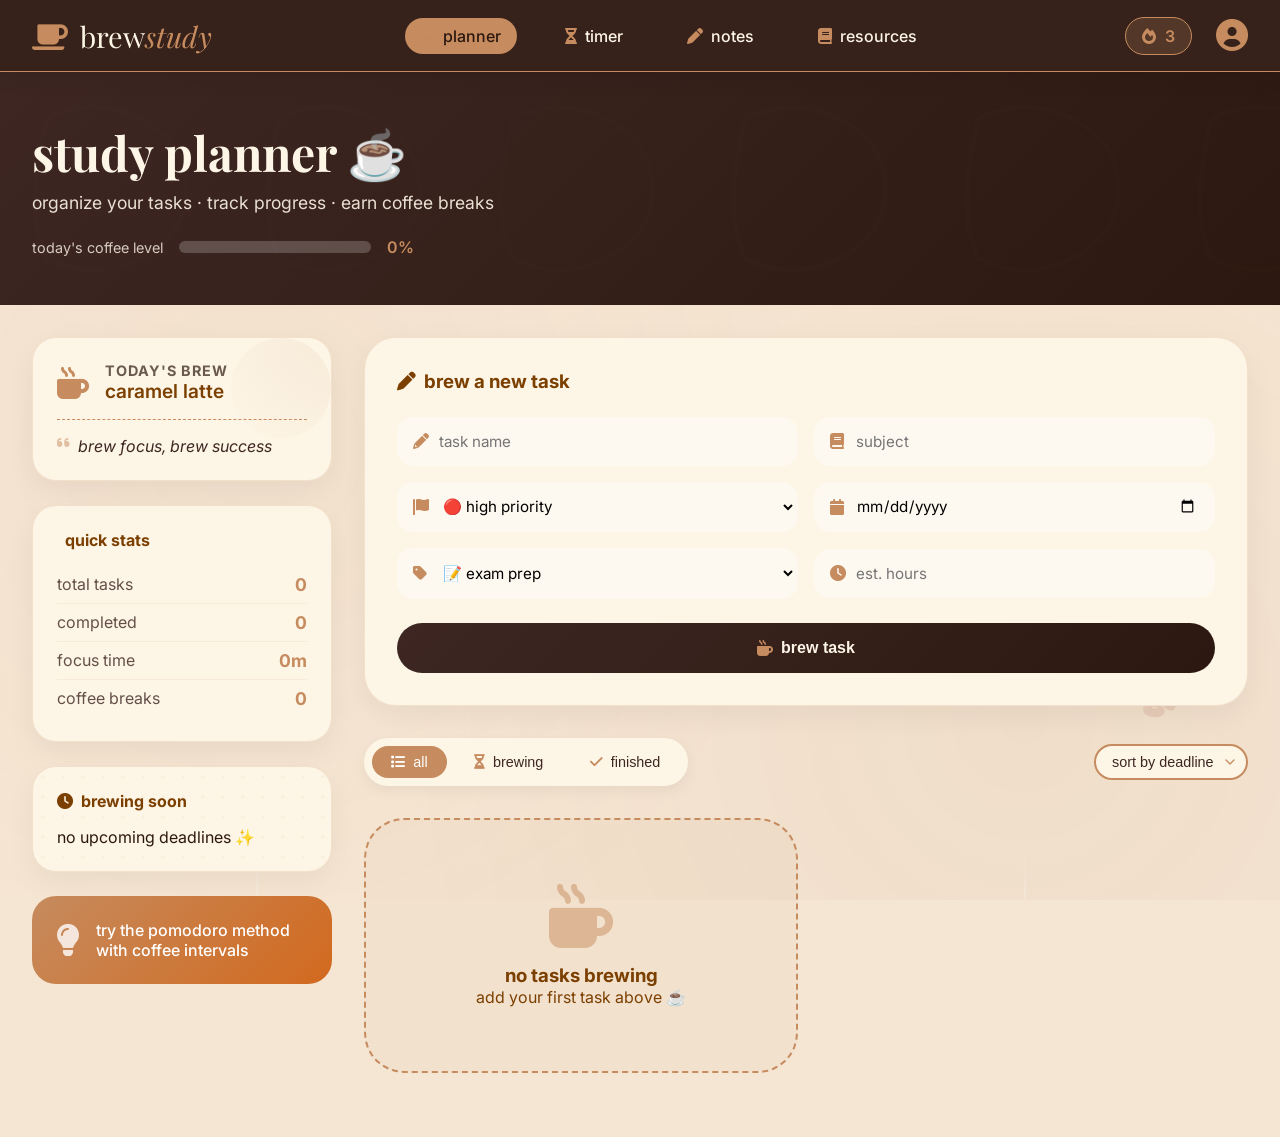
<file: index.html>
<!DOCTYPE html>
<html lang="en">
  <head>
    <meta charset="UTF-8" />
    <meta name="viewport" content="width=device-width, initial-scale=1.0" />
    <title>brew planner · coffee study cafe</title>

    <!-- Styles -->
    <link rel="stylesheet" href="planner.css" />

    <!-- Fonts & Icons -->
    <link
      rel="stylesheet"
      href="https://cdnjs.cloudflare.com/ajax/libs/font-awesome/6.0.0/css/all.min.css"
    />
    <link
      href="https://fonts.googleapis.com/css2?family=Inter:wght@300;400;500;600;700&family=Playfair+Display:wght@400;500;600;700&display=swap"
      rel="stylesheet"
    />
  </head>
  <body>
    <!-- floating coffee beans background -->
    <div class="bg-ambiance">
      <div class="bean bean-1">🫘</div>
      <div class="bean bean-2">🫘</div>
      <div class="bean bean-3">🫘</div>
      <div class="steam steam-1"></div>
      <div class="steam steam-2"></div>
    </div>

    <!-- main navigation -->
    <nav class="nav">
      <div class="nav-container">
        <a href="index.html" class="logo">
          <i class="fas fa-mug-saucer"></i>
          brew<span>study</span>
        </a>
        <div class="nav-links">
          <a href="planner.html" class="active"
            ><i class="fas fa-calendar-check"></i> planner</a
          >
          <a href="pomodoro.html"
            ><i class="fas fa-hourglass-half"></i> timer</a
          >
          <a href="notes.html"><i class="fas fa-pen"></i> notes</a>
          <a href="resources.html"><i class="fas fa-book"></i> resources</a>
        </div>
        <div class="nav-right">
          <div class="streak">
            <i class="fas fa-fire"></i>
            <span id="streakDisplay">3</span>
          </div>
          <div class="avatar">
            <i class="fas fa-circle-user"></i>
          </div>
        </div>
      </div>
    </nav>

    <!-- page header -->
    <header class="page-header">
      <div class="header-content">
        <h1>study planner ☕</h1>
        <p>organize your tasks · track progress · earn coffee breaks</p>
        <div class="coffee-level">
          <span>today's coffee level</span>
          <div class="level-meter">
            <div class="level-fill" id="coffeeMeter" style="width: 0%"></div>
          </div>
          <span class="level-percent" id="coffeePercent">0%</span>
        </div>
      </div>
    </header>

    <main class="planner-main">
      <!-- left sidebar - coffee shop details -->
      <aside class="planner-sidebar">
        <!-- cafe special -->
        <div class="cafe-card">
          <div class="cafe-special">
            <i class="fas fa-mug-hot"></i>
            <div>
              <h4>today's brew</h4>
              <p id="todaysCoffee">caramel latte</p>
            </div>
          </div>
          <div class="cafe-quote">
            <i class="fas fa-quote-left"></i>
            <p id="motivationPhrase">one task at a time, one sip at a time</p>
          </div>
        </div>

        <!-- quick stats -->
        <div class="stats-card">
          <h4><i class="fas fa-chart-simple"></i> quick stats</h4>
          <div class="stat-item">
            <span>total tasks</span>
            <strong id="totalTasksStat">0</strong>
          </div>
          <div class="stat-item">
            <span>completed</span>
            <strong id="completedTasksStat">0</strong>
          </div>
          <div class="stat-item">
            <span>focus time</span>
            <strong id="focusTimeStat">0m</strong>
          </div>
          <div class="stat-item">
            <span>coffee breaks</span>
            <strong id="coffeeBreaksStat">0</strong>
          </div>
        </div>

        <!-- upcoming deadlines (coffee stain style) -->
        <div class="deadlines-card">
          <h4><i class="fas fa-clock"></i> brewing soon</h4>
          <div id="upcomingDeadlines" class="deadlines-list">
            <!-- deadlines will appear here -->
          </div>
        </div>

        <!-- coffee tip -->
        <div class="tip-card">
          <i class="fas fa-lightbulb"></i>
          <p id="coffeeTip">finish 3 tasks = coffee break!</p>
        </div>
      </aside>

      <!-- main content area -->
      <div class="planner-content">
        <!-- add task form (like ordering coffee) -->
        <div class="order-card">
          <h3><i class="fas fa-pen"></i> brew a new task</h3>
          <form id="taskForm" class="order-form">
            <div class="form-row">
              <div class="input-group">
                <i class="fas fa-pencil"></i>
                <input
                  type="text"
                  id="taskName"
                  placeholder="task name"
                  required
                />
              </div>
              <div class="input-group">
                <i class="fas fa-book"></i>
                <input
                  type="text"
                  id="taskSubject"
                  placeholder="subject"
                  required
                />
              </div>
            </div>

            <div class="form-row">
              <div class="input-group">
                <i class="fas fa-flag"></i>
                <select id="taskPriority">
                  <option value="high">🔴 high priority</option>
                  <option value="medium">🟡 medium priority</option>
                  <option value="low">🟢 low priority</option>
                </select>
              </div>
              <div class="input-group">
                <i class="fas fa-calendar"></i>
                <input type="date" id="taskDeadline" required />
              </div>
            </div>

            <div class="form-row">
              <div class="input-group">
                <i class="fas fa-tag"></i>
                <select id="taskCategory">
                  <option value="exam">📝 exam prep</option>
                  <option value="assignment">📚 assignment</option>
                  <option value="reading">📖 reading</option>
                  <option value="project">💻 project</option>
                </select>
              </div>
              <div class="input-group">
                <i class="fas fa-clock"></i>
                <input
                  type="number"
                  id="taskHours"
                  placeholder="est. hours"
                  min="0.5"
                  step="0.5"
                />
              </div>
            </div>

            <button type="submit" class="brew-btn">
              <i class="fas fa-mug-hot"></i>
              brew task
            </button>
          </form>
        </div>

        <!-- filter and sort (like coffee menu) -->
        <div class="menu-controls">
          <div class="filter-group">
            <button class="filter-btn active" data-filter="all">
              <i class="fas fa-list"></i> all
            </button>
            <button class="filter-btn" data-filter="pending">
              <i class="fas fa-hourglass"></i> brewing
            </button>
            <button class="filter-btn" data-filter="completed">
              <i class="fas fa-check"></i> finished
            </button>
          </div>
          <div class="sort-group">
            <select id="sortTasks">
              <option value="deadline">sort by deadline</option>
              <option value="priority">sort by priority</option>
              <option value="subject">sort by subject</option>
            </select>
          </div>
        </div>

        <!-- tasks grid (coffee menu style) -->
        <div class="menu-grid" id="tasksContainer">
          <!-- tasks will appear here -->
        </div>
      </div>
    </main>

    <!-- coffee break modal -->
    <div id="coffeeBreakModal" class="modal">
      <div class="modal-content">
        <i class="fas fa-mug-hot"></i>
        <h2>time for a coffee break!</h2>
        <p>you've completed 3 tasks. take 5 minutes to refresh.</p>
        <button class="modal-btn" onclick="closeCoffeeModal()">
          <i class="fas fa-check"></i> i'll be right back
        </button>
      </div>
    </div>

    <script src="planner.js"></script>
  </body>
</html>
</file>
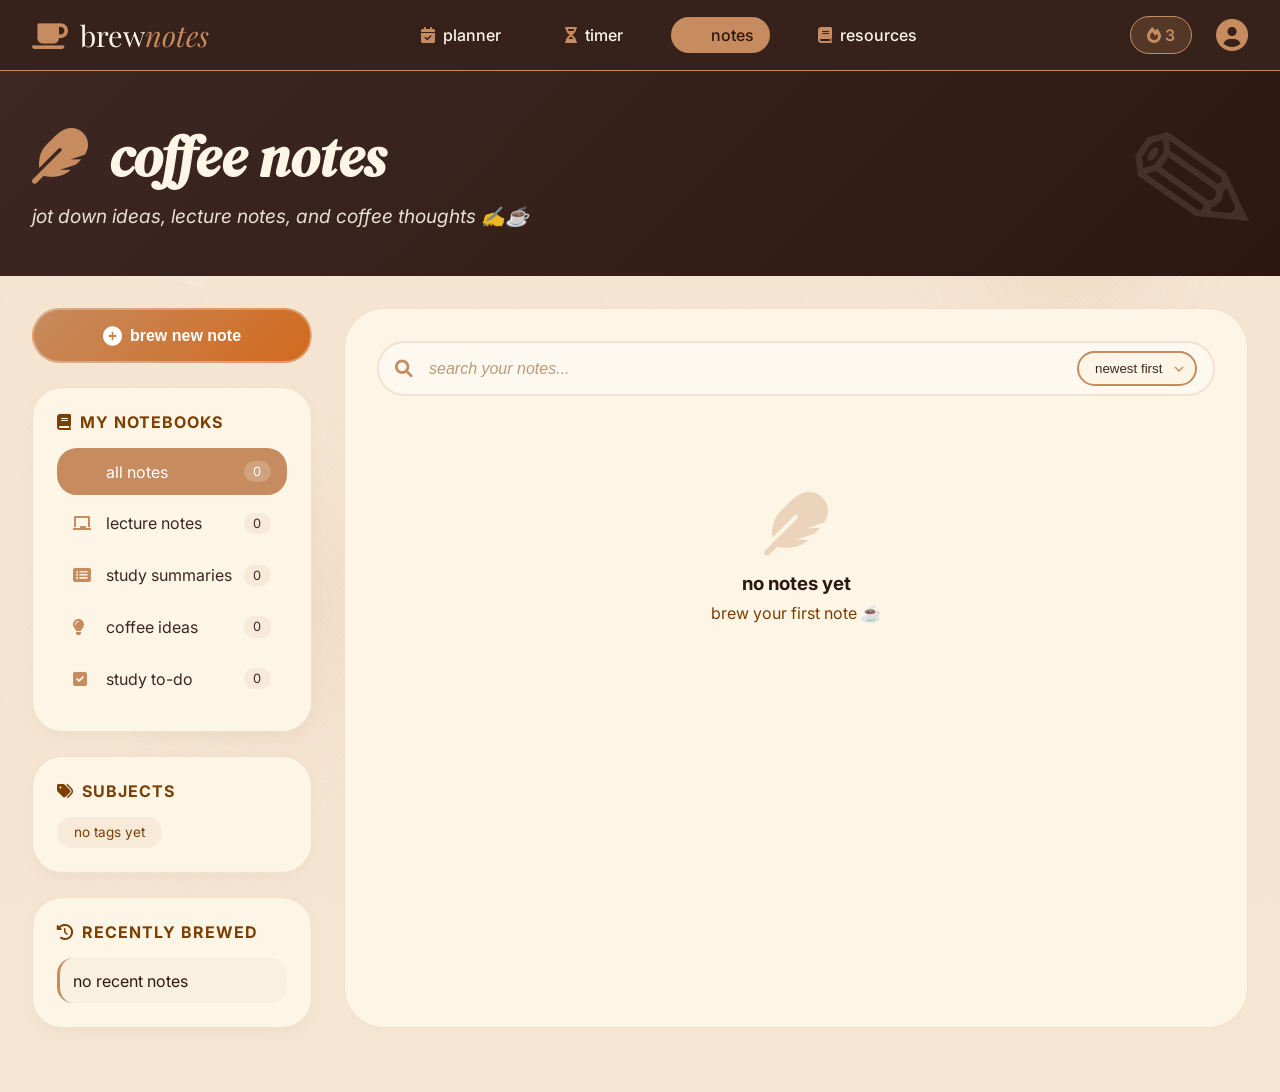
<file: notes.html>
<!doctype html>
<html lang="en">
  <head>
    <meta charset="UTF-8" />
    <meta name="viewport" content="width=device-width, initial-scale=1.0" />
    <title>coffee notes · brew ideas ☕</title>

    <link rel="stylesheet" href="notes.css" />
    <link
      rel="stylesheet"
      href="https://cdnjs.cloudflare.com/ajax/libs/font-awesome/6.0.0/css/all.min.css"
    />
    <link
      href="https://fonts.googleapis.com/css2?family=Inter:wght@300;400;500;600;700&family=Playfair+Display:wght@400;500;600;700&family=DM+Serif+Display:ital@0;1&display=swap"
      rel="stylesheet"
    />
  </head>
  <body>
    <!-- cozy notebook ambiance -->
    <div class="notebook-ambiance">
      <div class="paper-texture"></div>
      <div class="coffee-stain stain-1"></div>
      <div class="coffee-stain stain-2"></div>
      <div class="floating-paper"></div>
    </div>

    <!-- navigation -->
    <nav class="nav">
      <div class="nav-container">
        <a href="index.html" class="logo">
          <i class="fas fa-mug-saucer"></i>
          brew<span>notes</span>
        </a>
        <div class="nav-links">
          <a href="planner.html"
            ><i class="fas fa-calendar-check"></i> planner</a
          >
          <a href="pomodoro.html"
            ><i class="fas fa-hourglass-half"></i> timer</a
          >
          <a href="notes.html" class="active"
            ><i class="fas fa-pen"></i> notes</a
          >
          <a href="resources.html"><i class="fas fa-book"></i> resources</a>
        </div>
        <div class="nav-right">
          <div class="streak">
            <i class="fas fa-fire"></i>
            <span id="streakDisplay">3</span>
          </div>
          <div class="avatar">
            <i class="fas fa-circle-user"></i>
          </div>
        </div>
      </div>
    </nav>

    <!-- page header -->
    <header class="notes-header">
      <div class="header-content">
        <h1><i class="fas fa-feather"></i> coffee notes</h1>
        <p>jot down ideas, lecture notes, and coffee thoughts ✍️☕</p>
      </div>
    </header>

    <main class="notes-main">
      <!-- left sidebar - notebooks & categories -->
      <aside class="notes-sidebar">
        <!-- new note button -->
        <button id="newNoteBtn" class="new-note-btn">
          <i class="fas fa-plus-circle"></i>
          brew new note
        </button>

        <!-- notebooks (categories) -->
        <div class="notebooks-section">
          <h3><i class="fas fa-book"></i> my notebooks</h3>
          <ul class="notebook-list" id="notebookList">
            <li class="notebook-item active" data-category="all">
              <i class="fas fa-notebook"></i>
              all notes
              <span class="note-count" id="allCount">0</span>
            </li>
            <li class="notebook-item" data-category="lecture">
              <i class="fas fa-chalkboard"></i>
              lecture notes
              <span class="note-count" id="lectureCount">0</span>
            </li>
            <li class="notebook-item" data-category="summary">
              <i class="fas fa-list-alt"></i>
              study summaries
              <span class="note-count" id="summaryCount">0</span>
            </li>
            <li class="notebook-item" data-category="ideas">
              <i class="fas fa-lightbulb"></i>
              coffee ideas
              <span class="note-count" id="ideasCount">0</span>
            </li>
            <li class="notebook-item" data-category="todo">
              <i class="fas fa-check-square"></i>
              study to-do
              <span class="note-count" id="todoCount">0</span>
            </li>
          </ul>
        </div>

        <!-- tags / subjects -->
        <div class="tags-section">
          <h3><i class="fas fa-tags"></i> subjects</h3>
          <div class="tag-cloud" id="tagCloud">
            <!-- tags will appear here -->
          </div>
        </div>

        <!-- recent notes preview -->
        <div class="recent-section">
          <h3><i class="fas fa-history"></i> recently brewed</h3>
          <div id="recentNotes" class="recent-list">
            <!-- recent notes will appear here -->
          </div>
        </div>
      </aside>

      <!-- main notes area -->
      <div class="notes-workspace">
        <!-- search bar -->
        <div class="search-bar">
          <i class="fas fa-search"></i>
          <input
            type="text"
            id="searchNotes"
            placeholder="search your notes..."
          />
          <div class="search-filters">
            <select id="sortNotes">
              <option value="newest">newest first</option>
              <option value="oldest">oldest first</option>
              <option value="title">by title</option>
            </select>
          </div>
        </div>

        <!-- notes grid / editor toggle -->
        <div id="notesView" class="notes-view">
          <!-- notes grid will be here -->
        </div>

        <!-- note editor (hidden by default) -->
        <div id="noteEditor" class="note-editor hidden">
          <div class="editor-header">
            <input type="text" id="noteTitle" placeholder="note title..." />
            <div class="editor-actions">
              <button id="saveNote" class="save-btn">
                <i class="fas fa-save"></i> save note
              </button>
              <button id="cancelEdit" class="cancel-btn">
                <i class="fas fa-times"></i> cancel
              </button>
            </div>
          </div>

          <div class="editor-toolbar">
            <button class="tool-btn" data-command="bold">
              <i class="fas fa-bold"></i>
            </button>
            <button class="tool-btn" data-command="italic">
              <i class="fas fa-italic"></i>
            </button>
            <button class="tool-btn" data-command="underline">
              <i class="fas fa-underline"></i>
            </button>
            <button class="tool-btn" data-command="insertUnorderedList">
              <i class="fas fa-list-ul"></i>
            </button>
            <button class="tool-btn" data-command="insertOrderedList">
              <i class="fas fa-list-ol"></i>
            </button>
            <button class="tool-btn" data-command="h1">
              <i class="fas fa-heading"></i> H1
            </button>
            <button class="tool-btn" data-command="h2">
              <i class="fas fa-heading"></i> H2
            </button>
            <select class="tool-select" id="noteCategory">
              <option value="lecture">📝 lecture notes</option>
              <option value="summary">📚 study summary</option>
              <option value="ideas">💡 coffee ideas</option>
              <option value="todo">✅ study to-do</option>
            </select>
          </div>

          <div
            id="noteContent"
            class="editor-content"
            contenteditable="true"
          ></div>

          <div class="editor-footer">
            <div class="note-meta">
              <span id="wordCount">0 words</span>
              <span id="charCount">0 characters</span>
            </div>
            <div class="coffee-reminder">
              <i class="fas fa-mug-hot"></i>
              <span id="typingTip">writing makes you thirsty...</span>
            </div>
          </div>
        </div>
      </div>
    </main>

    <!-- coffee break modal for notes -->
    <div id="coffeeNoteModal" class="modal">
      <div class="modal-content notebook-modal">
        <i class="fas fa-feather"></i>
        <h2>great ideas brewing! ☕</h2>
        <p>you've written 500 words. time to stretch and refill your coffee?</p>
        <div class="modal-buttons">
          <button onclick="closeNoteModal()" class="secondary-btn">
            keep writing
          </button>
          <button onclick="takeCoffeeBreak()" class="primary-btn">
            <i class="fas fa-mug-hot"></i> coffee break
          </button>
        </div>
      </div>
    </div>

    <script src="notes.js"></script>
  </body>
</html>
</file>
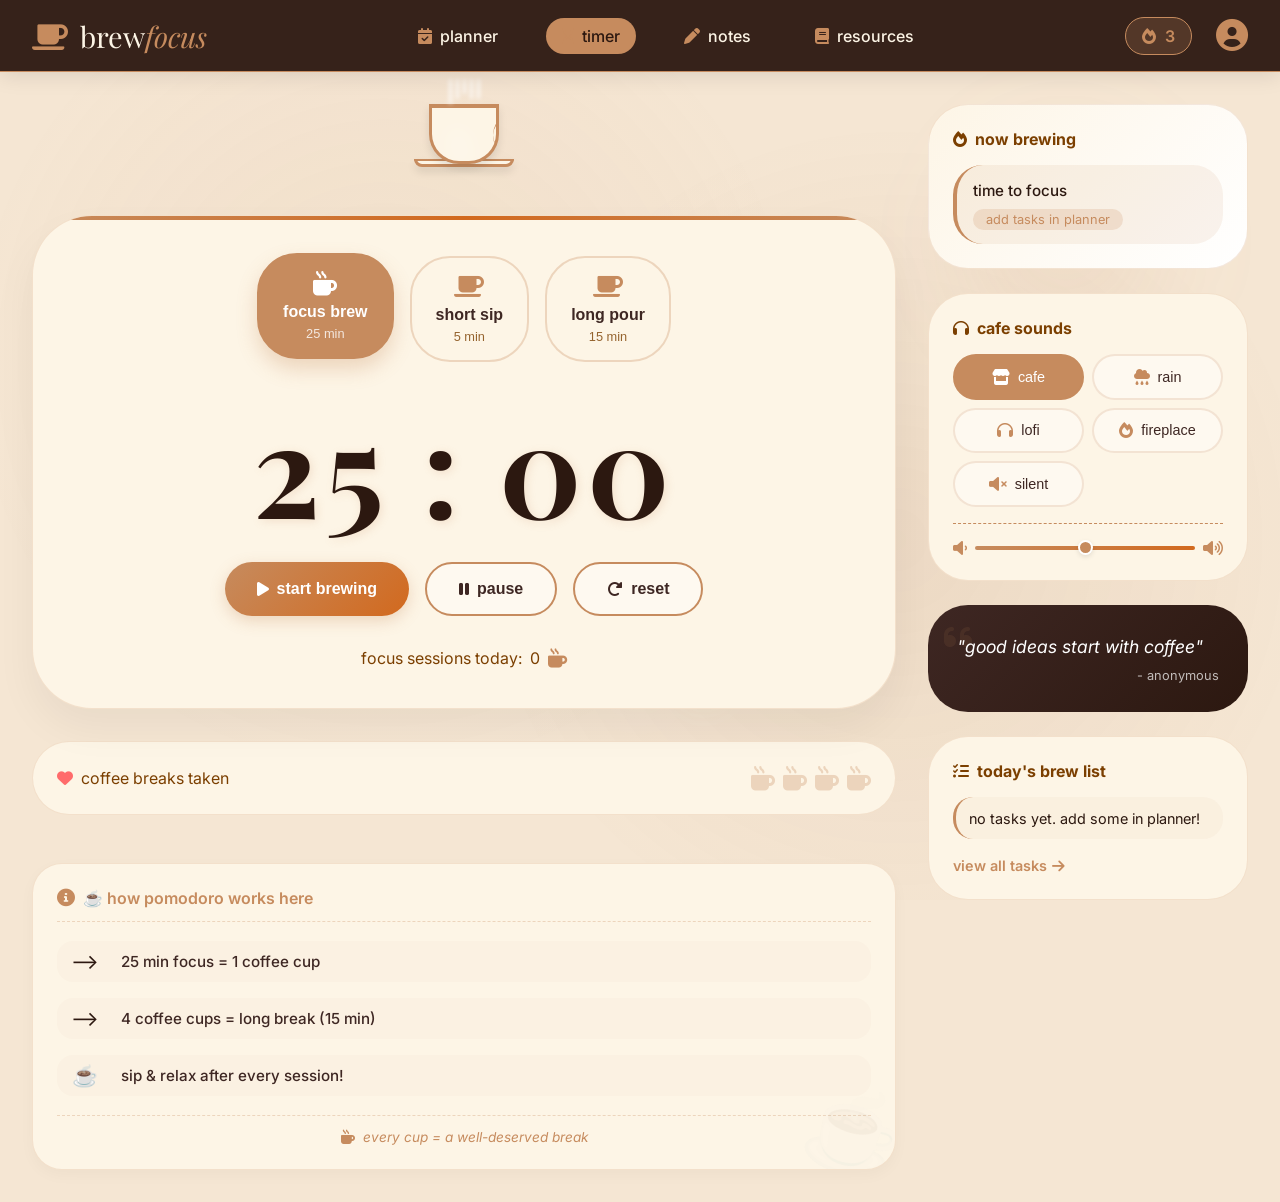
<file: pomodoro.html>
<!doctype html>
<html lang="en">
  <head>
    <meta charset="UTF-8" />
    <meta name="viewport" content="width=device-width, initial-scale=1.0" />
    <title>coffee timer · brew focus</title>

    <link rel="stylesheet" href="pomodoro.css" />
    <link
      rel="stylesheet"
      href="https://cdnjs.cloudflare.com/ajax/libs/font-awesome/6.0.0/css/all.min.css"
    />
    <link
      href="https://fonts.googleapis.com/css2?family=Inter:wght@300;400;500;600;700&family=Playfair+Display:wght@400;500;600;700&display=swap"
      rel="stylesheet"
    />
  </head>
  <body>
    <!-- coffee shop atmosphere -->
    <div class="cafe-ambiance">
      <div class="steam-large"></div>
      <div class="steam-large delay"></div>
      <div class="coffee-ring"></div>
      <div class="beans-bg"></div>
    </div>

    <!-- navigation -->
    <nav class="nav">
      <div class="nav-container">
        <a href="index.html" class="logo">
          <i class="fas fa-mug-saucer"></i>
          brew<span>focus</span>
        </a>
        <div class="nav-links">
          <a href="planner.html"
            ><i class="fas fa-calendar-check"></i> planner</a
          >
          <a href="pomodoro.html" class="active"
            ><i class="fas fa-hourglass-half"></i> timer</a
          >
          <a href="notes.html"><i class="fas fa-pen"></i> notes</a>
          <a href="resources.html"><i class="fas fa-book"></i> resources</a>
        </div>
        <div class="nav-right">
          <div class="streak">
            <i class="fas fa-fire"></i>
            <span id="streakDisplay">3</span>
          </div>
          <div class="avatar">
            <i class="fas fa-circle-user"></i>
          </div>
        </div>
      </div>
    </nav>

    <!-- main timer section -->
    <main class="timer-page">
      <div class="timer-container">
        <!-- decorative coffee cup -->
        <!-- decorative coffee cup - FIXED WITH STEAM -->
        <div class="coffee-cup-decoration">
          <div class="cup">
            <div class="cup-handle"></div>
            <div class="coffee-liquid" id="coffeeLiquid"></div>
          </div>
          <div class="saucer"></div>
          <div class="steam-container">
            <div class="steam-particle"></div>
            <div class="steam-particle"></div>
            <div class="steam-particle"></div>
            <div class="steam-particle"></div>
            <div class="steam-particle"></div>
          </div>
        </div>

        <!-- timer card -->
        <div class="timer-card">
          <!-- mode selector -->
          <div class="timer-modes">
            <button class="mode-btn active" data-mode="pomodoro">
              <i class="fas fa-mug-hot"></i>
              <span>focus brew</span>
              <small>25 min</small>
            </button>
            <button class="mode-btn" data-mode="shortBreak">
              <i class="fas fa-coffee"></i>
              <span>short sip</span>
              <small>5 min</small>
            </button>
            <button class="mode-btn" data-mode="longBreak">
              <i class="fas fa-mug-saucer"></i>
              <span>long pour</span>
              <small>15 min</small>
            </button>
          </div>

          <!-- timer display -->
          <div class="timer-display" id="timerDisplay">
            <span id="minutes">25</span>
            <span>:</span>
            <span id="seconds">00</span>
          </div>

          <!-- timer controls -->
          <div class="timer-controls">
            <button id="startTimer" class="control-btn primary">
              <i class="fas fa-play"></i>
              start brewing
            </button>
            <button id="pauseTimer" class="control-btn secondary">
              <i class="fas fa-pause"></i>
              pause
            </button>
            <button id="resetTimer" class="control-btn secondary">
              <i class="fas fa-rotate-right"></i>
              reset
            </button>
          </div>

          <!-- session counter -->
          <div class="session-counter">
            <span>focus sessions today:</span>
            <span id="sessionCount">0</span>
            <i class="fas fa-mug-hot"></i>
          </div>
        </div>

        <!-- coffee break tracker -->
        <div class="coffee-tracker">
          <div class="tracker-label">
            <i class="fas fa-heart"></i>
            <span>coffee breaks taken</span>
          </div>
          <div class="coffee-cups" id="coffeeCups">
            <i class="fas fa-mug-hot empty"></i>
            <i class="fas fa-mug-hot empty"></i>
            <i class="fas fa-mug-hot empty"></i>
            <i class="fas fa-mug-hot empty"></i>
          </div>
        </div>

        <!-- ✨ NEW: Pomodoro explanation card -->
        <div class="pomodoro-info-card">
          <div class="info-header">
            <i class="fas fa-info-circle"></i>
            <span>☕ how pomodoro works here</span>
          </div>
          <div class="info-steps">
            <div class="info-step">
              <div class="step-icon">--></div>
              <div class="step-text">25 min focus = 1 coffee cup</div>
            </div>
            <div class="info-step">
              <div class="step-icon">--></div>
              <div class="step-text">4 coffee cups = long break (15 min)</div>
            </div>
            <div class="info-step">
              <div class="step-icon">☕</div>
              <div class="step-text">sip & relax after every session!</div>
            </div>
          </div>
          <div class="info-footer">
            <i class="fas fa-mug-hot"></i>
            <span>every cup = a well-deserved break</span>
          </div>
        </div>
      </div>

      <!-- side panel - coffee shop info -->
      <aside class="cafe-sidebar">
        <!-- now brewing -->
        <div class="brewing-card">
          <h4><i class="fas fa-fire"></i> now brewing</h4>
          <div class="brewing-suggestion" id="brewingSuggestion">
            <p class="suggestion-text">
              time to focus on your high priority task
            </p>
            <span class="suggestion-tag">from your planner</span>
          </div>
        </div>

        <!-- study sounds (cafe ambience) -->
        <div class="sounds-card">
          <h4><i class="fas fa-headphones"></i> cafe sounds</h4>
          <div class="sound-buttons">
            <button class="sound-btn active" data-sound="cafe">
              <i class="fas fa-store"></i>
              <span>cafe</span>
            </button>
            <button class="sound-btn" data-sound="rain">
              <i class="fas fa-cloud-rain"></i>
              <span>rain</span>
            </button>
            <button class="sound-btn" data-sound="lofi">
              <i class="fas fa-headphones"></i>
              <span>lofi</span>
            </button>
            <button class="sound-btn" data-sound="fire">
              <i class="fas fa-fire"></i>
              <span>fireplace</span>
            </button>
            <button class="sound-btn" data-sound="none">
              <i class="fas fa-volume-xmark"></i>
              <span>silent</span>
            </button>
          </div>
          <div class="volume-control">
            <i class="fas fa-volume-low"></i>
            <input
              type="range"
              id="volumeSlider"
              min="0"
              max="100"
              value="50"
            />
            <i class="fas fa-volume-high"></i>
          </div>
        </div>

        <!-- coffee quotes -->
        <div class="quote-card">
          <i class="fas fa-quote-left"></i>
          <p id="cafeQuote">"coffee is the best study partner"</p>
          <span class="quote-author">- cafe wisdom</span>
        </div>

        <!-- mini task list -->
        <div class="mini-tasks-card">
          <h4><i class="fas fa-list-check"></i> today's brew list</h4>
          <div id="miniTaskList" class="mini-task-list">
            <!-- tasks from planner will appear here -->
          </div>
          <a href="planner.html" class="view-all-link">
            view all tasks <i class="fas fa-arrow-right"></i>
          </a>
        </div>
      </aside>
    </main>

    <!-- coffee break celebration modal -->
    <div id="coffeeCelebration" class="celebration-modal">
      <div class="celebration-content">
        <i class="fas fa-mug-hot"></i>
        <h2>coffee break achieved! ☕</h2>
        <p>you've completed a focus session. time to relax and sip.</p>
        <div class="celebration-buttons">
          <button onclick="startBreak()" class="primary-btn">
            <i class="fas fa-coffee"></i> take a break
          </button>
          <button onclick="closeCelebration()" class="secondary-btn">
            continue focus
          </button>
        </div>
      </div>
    </div>

    <script src="pomodoro.js"></script>
  </body>
</html>
</file>
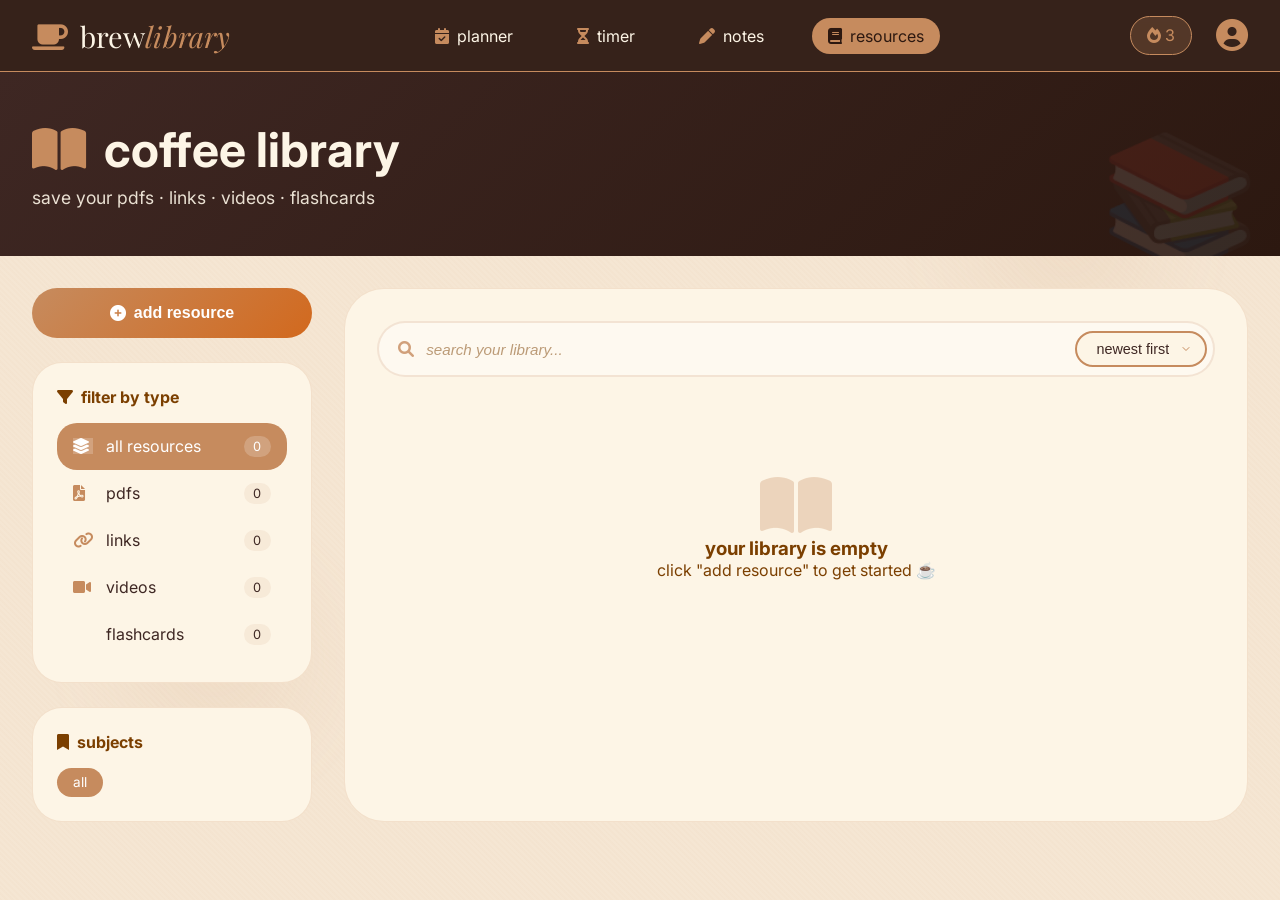
<file: resources.html>
<!doctype html>
<html lang="en">
  <head>
    <meta charset="UTF-8" />
    <meta name="viewport" content="width=device-width, initial-scale=1.0" />
    <title>coffee library · study resources ☕</title>

    <link rel="stylesheet" href="resources.css" />
    <link
      rel="stylesheet"
      href="https://cdnjs.cloudflare.com/ajax/libs/font-awesome/6.0.0/css/all.min.css"
    />
    <link
      href="https://fonts.googleapis.com/css2?family=Inter:wght@300;400;500;600;700&family=Playfair+Display:wght@400;500;600;700&display=swap"
      rel="stylesheet"
    />
  </head>
  <body>
    <!-- cozy library ambiance (same as notes) -->
    <div class="library-ambiance">
      <div class="paper-texture"></div>
      <div class="coffee-stain stain-1"></div>
      <div class="coffee-stain stain-2"></div>
      <div class="floating-book">📚</div>
      <div class="floating-book">📖</div>
    </div>

    <!-- navigation (same as all pages) -->
    <nav class="nav">
      <div class="nav-container">
        <a href="index.html" class="logo">
          <i class="fas fa-mug-saucer"></i>
          brew<span>library</span>
        </a>
        <div class="nav-links">
          <a href="planner.html"
            ><i class="fas fa-calendar-check"></i> planner</a
          >
          <a href="pomodoro.html"
            ><i class="fas fa-hourglass-half"></i> timer</a
          >
          <a href="notes.html"><i class="fas fa-pen"></i> notes</a>
          <a href="resources.html" class="active"
            ><i class="fas fa-book"></i> resources</a
          >
        </div>
        <div class="nav-right">
          <div class="streak">
            <i class="fas fa-fire"></i>
            <span id="streakDisplay">3</span>
          </div>
          <div class="avatar">
            <i class="fas fa-circle-user"></i>
          </div>
        </div>
      </div>
    </nav>

    <!-- page header (same style as notes) -->
    <header class="resources-header">
      <div class="header-content">
        <h1><i class="fas fa-book-open"></i> coffee library</h1>
        <p>save your pdfs · links · videos · flashcards</p>
      </div>
    </header>

    <main class="resources-main">
      <!-- LEFT SIDEBAR - Categories & Filters (like notes) -->
      <aside class="resources-sidebar">
        <!-- add resource button -->
        <button id="addResourceBtn" class="add-resource-btn">
          <i class="fas fa-plus-circle"></i>
          add resource
        </button>

        <!-- resource types / filters -->
        <div class="filters-section">
          <h3><i class="fas fa-filter"></i> filter by type</h3>
          <ul class="filter-list" id="filterList">
            <li class="filter-item active" data-filter="all">
              <i class="fas fa-layer-group"></i>
              all resources
              <span class="filter-count" id="totalCount">0</span>
            </li>
            <li class="filter-item" data-filter="pdf">
              <i class="fas fa-file-pdf"></i>
              pdfs
              <span class="filter-count" id="pdfCount">0</span>
            </li>
            <li class="filter-item" data-filter="link">
              <i class="fas fa-link"></i>
              links
              <span class="filter-count" id="linkCount">0</span>
            </li>
            <li class="filter-item" data-filter="video">
              <i class="fas fa-video"></i>
              videos
              <span class="filter-count" id="videoCount">0</span>
            </li>
            <li class="filter-item" data-filter="flashcard">
              <i class="fas fa-cards"></i>
              flashcards
              <span class="filter-count" id="flashcardCount">0</span>
            </li>
          </ul>
        </div>

        <!-- subjects filter (dynamic) -->
        <div class="subjects-section">
          <h3><i class="fas fa-bookmark"></i> subjects</h3>
          <div class="subjects-list" id="subjectsList">
            <!-- subjects will appear here -->
          </div>
        </div>
      </aside>

      <!-- RIGHT MAIN AREA - Resources Grid -->
      <div class="resources-workspace">
        <!-- search bar (like notes) -->
        <div class="search-bar">
          <i class="fas fa-search"></i>
          <input
            type="text"
            id="searchInput"
            placeholder="search your library..."
          />
          <select id="sortSelect">
            <option value="newest">newest first</option>
            <option value="oldest">oldest first</option>
            <option value="title">by title</option>
          </select>
        </div>

        <!-- resources grid -->
        <div id="resourcesGrid" class="resources-grid">
          <!-- resources will appear here -->
        </div>
      </div>
    </main>

    <!-- ADD RESOURCE MODAL (simple popup) -->
    <div id="resourceModal" class="modal">
      <div class="modal-content">
        <h2><i class="fas fa-plus-circle"></i> add new resource</h2>

        <form id="resourceForm">
          <div class="form-group">
            <label>title</label>
            <input
              type="text"
              id="title"
              required
              placeholder="e.g. Calculus Chapter 1"
            />
          </div>

          <div class="form-group">
            <label>subject</label>
            <input
              type="text"
              id="subject"
              required
              placeholder="e.g. Mathematics"
            />
          </div>

          <div class="form-group">
            <label>type</label>
            <select id="type" required>
              <option value="pdf">📄 PDF</option>
              <option value="link">🔗 Link</option>
              <option value="video">🎥 Video</option>
              <option value="flashcard">🎴 Flashcards</option>
            </select>
          </div>

          <div class="form-group">
            <label>url / link</label>
            <input type="url" id="url" placeholder="https://..." />
          </div>
          <div class="form-group">
            <label>or upload file</label>
            <div class="file-upload-area">
              <input type="file" id="fileUpload" style="display: none" />
              <button type="button" id="fileUploadBtn" class="file-upload-btn">
                <i class="fas fa-cloud-upload-alt"></i> choose file
              </button>
              <span id="fileName" class="file-name">no file chosen</span>
            </div>
          </div>

          <div class="form-group">
            <label>tags (comma separated)</label>
            <input type="text" id="tags" placeholder="math, exam, chapter1" />
          </div>

          <!-- flashcard section (shown only when flashcard selected) -->
          <div id="flashcardSection" class="flashcard-section hidden">
            <label>flashcards</label>
            <div id="flashcardPairs">
              <div class="flashcard-pair">
                <input type="text" class="term" placeholder="term" />
                <input
                  type="text"
                  class="definition"
                  placeholder="definition"
                />
                <button type="button" class="remove-pair">
                  <i class="fas fa-times"></i>
                </button>
              </div>
            </div>
            <button type="button" id="addPairBtn" class="add-pair-btn">
              <i class="fas fa-plus"></i> add card
            </button>
          </div>

          <div class="modal-actions">
            <button type="button" class="cancel-btn" onclick="closeModal()">
              cancel
            </button>
            <button type="submit" class="save-btn">save resource</button>
          </div>
        </form>
      </div>
    </div>

    <!-- FLASHCARD STUDY MODAL -->
    <div id="flashcardModal" class="modal">
      <div class="modal-content flashcard-content">
        <h2 id="flashcardTitle"></h2>
        <div class="flashcard-container">
          <div class="flashcard" id="flashcard">
            <div class="flashcard-front" id="flashcardFront"></div>
            <div class="flashcard-back" id="flashcardBack"></div>
          </div>
        </div>
        <div class="flashcard-controls">
          <span id="flashcardCounter">1 / 1</span>
          <div>
            <button id="prevCard" class="flashcard-btn">
              <i class="fas fa-chevron-left"></i>
            </button>
            <button id="flipCard" class="flashcard-btn">
              <i class="fas fa-sync-alt"></i> flip
            </button>
            <button id="nextCard" class="flashcard-btn">
              <i class="fas fa-chevron-right"></i>
            </button>
          </div>
          <button class="close-flashcard-btn" onclick="closeFlashcardModal()">
            <i class="fas fa-times"></i>
          </button>
        </div>
      </div>
    </div>

    <script src="resources.js"></script>
  </body>
</html>
</file>
<file: planner.css>
/* COFFEE SHOP THEME - PLANNER PAGE */

* {
    margin: 0;
    padding: 0;
    box-sizing: border-box;
}

:root {
    --espresso: #2C1810;
    --coffee-bean: #3E2723;
    --latte: #F5E6D3;
    --crema: #FDF5E6;
    --caramel: #C68B5E;
    --mocha: #7B3F00;
    --cinnamon: #D2691E;
    --cream: #FFF8E7;
    --warm-white: #FEF9F0;
    --wood-light: #DEB887;
    --wood-dark: #8B4513;
}

body {
    font-family: 'Inter', sans-serif;
    background: var(--latte);
    color: var(--espresso);
    min-height: 100vh;
    position: relative;
    overflow-x: hidden;
}

/* coffee shop ambiance */
.bg-ambiance {
    position: fixed;
    top: 0;
    left: 0;
    width: 100%;
    height: 100%;
    pointer-events: none;
    z-index: -1;
    background: radial-gradient(circle at 20% 50%, rgba(198, 139, 94, 0.05) 0%, transparent 50%),
                radial-gradient(circle at 80% 80%, rgba(139, 69, 19, 0.05) 0%, transparent 50%);
}

.bean {
    position: absolute;
    font-size: 2rem;
    opacity: 0.1;
    animation: float 20s infinite linear;
}

.bean-1 { top: 10%; left: 5%; animation-delay: 0s; }
.bean-2 { bottom: 20%; right: 8%; animation-delay: -5s; }
.bean-3 { top: 60%; left: 90%; animation-delay: -10s; }

@keyframes float {
    0% { transform: translateY(0) rotate(0deg); }
    50% { transform: translateY(-20px) rotate(180deg); }
    100% { transform: translateY(0) rotate(360deg); }
}

.steam {
    position: absolute;
    width: 2px;
    height: 60px;
    background: linear-gradient(to top, rgba(255,255,255,0.2), transparent);
    bottom: 0;
    left: 20%;
    animation: steamRise 4s infinite ease-out;
}

.steam-2 { left: 80%; animation-delay: 2s; }

@keyframes steamRise {
    0% { transform: translateY(0) scaleX(1); opacity: 0; }
    10% { opacity: 0.3; }
    100% { transform: translateY(-100px) scaleX(2); opacity: 0; }
}

/* navigation */
.nav {
    background: rgba(44, 24, 16, 0.95);
    backdrop-filter: blur(10px);
    padding: 1rem 0;
    position: sticky;
    top: 0;
    z-index: 100;
    box-shadow: 0 4px 20px rgba(0,0,0,0.1);
    border-bottom: 1px solid var(--caramel);
}

.nav-container {
    max-width: 1400px;
    margin: 0 auto;
    padding: 0 2rem;
    display: flex;
    justify-content: space-between;
    align-items: center;
}

.logo {
    font-family: 'Playfair Display', serif;
    font-size: 1.8rem;
    text-decoration: none;
    color: var(--crema);
}

.logo i {
    color: var(--caramel);
    margin-right: 0.3rem;
}

.logo span {
    color: var(--caramel);
    font-weight: 300;
    font-style: italic;
}

.nav-links {
    display: flex;
    gap: 2rem;
}

.nav-links a {
    color: var(--crema);
    text-decoration: none;
    font-weight: 500;
    padding: 0.5rem 1rem;
    border-radius: 30px;
    transition: all 0.3s ease;
    display: flex;
    align-items: center;
    gap: 0.5rem;
}

.nav-links a i {
    color: var(--caramel);
}

.nav-links a:hover,
.nav-links a.active {
    background: var(--caramel);
    color: var(--espresso);
}

.nav-links a:hover i {
    color: var(--espresso);
}

.nav-right {
    display: flex;
    align-items: center;
    gap: 1.5rem;
}

.streak {
    background: rgba(198, 139, 94, 0.2);
    padding: 0.5rem 1rem;
    border-radius: 30px;
    color: var(--caramel);
    font-weight: 600;
    border: 1px solid var(--caramel);
}

.streak i {
    color: var(--caramel);
    margin-right: 0.3rem;
}

.avatar {
    font-size: 2rem;
    color: var(--caramel);
    cursor: pointer;
}

/* page header */
.page-header {
    background: linear-gradient(135deg, var(--coffee-bean), var(--espresso));
    color: var(--crema);
    padding: 3rem 2rem;
    margin-bottom: 2rem;
    position: relative;
    overflow: hidden;
}

.page-header::before {
    content: '';
    position: absolute;
    top: 0;
    left: 0;
    right: 0;
    bottom: 0;
    background: url('data:image/svg+xml,<svg xmlns="http://www.w3.org/2000/svg" viewBox="0 0 100 100" opacity="0.1"><path d="M20 20 Q 40 10 60 20 Q 80 30 80 50 Q 80 70 60 80 Q 40 90 20 80 Q 10 60 20 20" fill="none" stroke="%23C68B5E" stroke-width="2"/></svg>') repeat;
    opacity: 0.1;
    pointer-events: none;
}

.header-content {
    max-width: 1400px;
    margin: 0 auto;
    position: relative;
    z-index: 1;
}

.header-content h1 {
    font-family: 'Playfair Display', serif;
    font-size: 3rem;
    margin-bottom: 0.5rem;
    color: var(--crema);
}

.header-content p {
    font-size: 1.1rem;
    opacity: 0.9;
    margin-bottom: 1.5rem;
}

.coffee-level {
    display: flex;
    align-items: center;
    gap: 1rem;
    max-width: 400px;
}

.coffee-level span:first-child {
    font-size: 0.9rem;
    opacity: 0.8;
    min-width: 100px;
}

.level-meter {
    flex: 1;
    height: 12px;
    background: rgba(255,255,255,0.2);
    border-radius: 20px;
    overflow: hidden;
}

.level-fill {
    height: 100%;
    background: linear-gradient(90deg, var(--caramel), var(--cinnamon));
    border-radius: 20px;
    transition: width 0.3s ease;
    box-shadow: 0 0 10px var(--caramel);
}

.level-percent {
    font-weight: 600;
    color: var(--caramel);
    min-width: 45px;
}

/* main layout */
.planner-main {
    max-width: 1400px;
    margin: 0 auto;
    padding: 0 2rem 4rem;
    display: grid;
    grid-template-columns: 300px 1fr;
    gap: 2rem;
}

/* sidebar cards */
.planner-sidebar {
    display: flex;
    flex-direction: column;
    gap: 1.5rem;
}

.cafe-card {
    background: var(--crema);
    padding: 1.5rem;
    border-radius: 24px;
    box-shadow: 0 10px 30px rgba(0,0,0,0.05);
    border: 1px solid rgba(198, 139, 94, 0.2);
    position: relative;
    overflow: hidden;
}

.cafe-card::after {
    content: '';
    position: absolute;
    top: 0;
    right: 0;
    width: 100px;
    height: 100px;
    background: radial-gradient(circle at top right, rgba(198, 139, 94, 0.1), transparent);
    border-radius: 50%;
}

.cafe-special {
    display: flex;
    align-items: center;
    gap: 1rem;
    margin-bottom: 1rem;
}

.cafe-special i {
    font-size: 2rem;
    color: var(--caramel);
}

.cafe-special h4 {
    font-size: 0.9rem;
    opacity: 0.7;
    text-transform: uppercase;
    letter-spacing: 1px;
}

.cafe-special p {
    font-size: 1.2rem;
    font-weight: 600;
    color: var(--mocha);
}

.cafe-quote {
    display: flex;
    gap: 0.5rem;
    font-style: italic;
    color: var(--coffee-bean);
    padding-top: 1rem;
    border-top: 1px dashed var(--caramel);
}

.cafe-quote i {
    color: var(--caramel);
    font-size: 0.9rem;
    opacity: 0.5;
}

.stats-card {
    background: var(--crema);
    padding: 1.5rem;
    border-radius: 24px;
    box-shadow: 0 10px 30px rgba(0,0,0,0.05);
    border: 1px solid rgba(198, 139, 94, 0.2);
}

.stats-card h4 {
    margin-bottom: 1rem;
    display: flex;
    align-items: center;
    gap: 0.5rem;
    color: var(--mocha);
}

.stats-card h4 i {
    color: var(--caramel);
}

.stat-item {
    display: flex;
    justify-content: space-between;
    padding: 0.5rem 0;
    border-bottom: 1px solid rgba(198, 139, 94, 0.1);
}

.stat-item:last-child {
    border-bottom: none;
}

.stat-item span {
    color: var(--coffee-bean);
    opacity: 0.8;
}

.stat-item strong {
    color: var(--caramel);
    font-size: 1.1rem;
}

.deadlines-card {
    background: var(--crema);
    padding: 1.5rem;
    border-radius: 24px;
    box-shadow: 0 10px 30px rgba(0,0,0,0.05);
    border: 1px solid rgba(198, 139, 94, 0.2);
    background-image: radial-gradient(circle at 10px 10px, rgba(198, 139, 94, 0.05) 2px, transparent 2px);
    background-size: 20px 20px;
}

.deadlines-card h4 {
    margin-bottom: 1rem;
    display: flex;
    align-items: center;
    gap: 0.5rem;
    color: var(--mocha);
}

.deadline-item {
    padding: 0.8rem;
    background: rgba(198, 139, 94, 0.05);
    border-radius: 12px;
    margin-bottom: 0.5rem;
    border-left: 3px solid var(--caramel);
}

.deadline-item.urgent {
    border-left-color: #d32f2f;
}

.deadline-item .task-name {
    font-weight: 500;
    margin-bottom: 0.2rem;
}

.deadline-item .task-date {
    font-size: 0.8rem;
    color: var(--mocha);
    display: flex;
    align-items: center;
    gap: 0.3rem;
}

.tip-card {
    background: linear-gradient(135deg, var(--caramel), var(--cinnamon));
    padding: 1.5rem;
    border-radius: 24px;
    color: white;
    display: flex;
    align-items: center;
    gap: 1rem;
}

.tip-card i {
    font-size: 2rem;
    opacity: 0.8;
}

.tip-card p {
    font-size: 1rem;
    font-weight: 500;
}

/* order card (add task) */
.order-card {
    background: var(--crema);
    padding: 2rem;
    border-radius: 32px;
    box-shadow: 0 10px 30px rgba(0,0,0,0.05);
    border: 1px solid rgba(198, 139, 94, 0.2);
    margin-bottom: 2rem;
}

.order-card h3 {
    margin-bottom: 1.5rem;
    display: flex;
    align-items: center;
    gap: 0.5rem;
    color: var(--mocha);
}

.order-form {
    display: flex;
    flex-direction: column;
    gap: 1rem;
}

.form-row {
    display: grid;
    grid-template-columns: 1fr 1fr;
    gap: 1rem;
}

.input-group {
    position: relative;
    display: flex;
    align-items: center;
}

.input-group i {
    position: absolute;
    left: 1rem;
    color: var(--caramel);
    font-size: 1rem;
}

.input-group input,
.input-group select {
    width: 100%;
    padding: 0.8rem 1rem 0.8rem 2.5rem;
    border: 2px solid transparent;
    border-radius: 16px;
    font-size: 0.95rem;
    background: var(--warm-white);
    transition: all 0.3s ease;
    font-family: 'Inter', sans-serif;
}

.input-group input:focus,
.input-group select:focus {
    outline: none;
    border-color: var(--caramel);
    box-shadow: 0 0 0 4px rgba(198, 139, 94, 0.1);
}

.brew-btn {
    background: linear-gradient(135deg, var(--coffee-bean), var(--espresso));
    color: var(--crema);
    border: none;
    padding: 1rem;
    border-radius: 50px;
    font-size: 1rem;
    font-weight: 600;
    cursor: pointer;
    display: flex;
    align-items: center;
    justify-content: center;
    gap: 0.5rem;
    transition: all 0.3s ease;
    margin-top: 0.5rem;
}

.brew-btn:hover {
    transform: translateY(-2px);
    box-shadow: 0 10px 25px rgba(139, 69, 19, 0.3);
    background: linear-gradient(135deg, var(--mocha), var(--coffee-bean));
}

.brew-btn i {
    color: var(--caramel);
}

/* menu controls */
.menu-controls {
    display: flex;
    justify-content: space-between;
    align-items: center;
    margin-bottom: 2rem;
}

.filter-group {
    display: flex;
    gap: 0.5rem;
    background: var(--crema);
    padding: 0.5rem;
    border-radius: 50px;
    box-shadow: 0 5px 15px rgba(0,0,0,0.05);
}

.filter-btn {
    background: transparent;
    border: none;
    padding: 0.5rem 1.2rem;
    border-radius: 30px;
    font-size: 0.9rem;
    font-weight: 500;
    color: var(--coffee-bean);
    cursor: pointer;
    display: flex;
    align-items: center;
    gap: 0.5rem;
    transition: all 0.3s ease;
}

.filter-btn i {
    color: var(--caramel);
}

.filter-btn.active {
    background: var(--caramel);
    color: white;
}

.filter-btn.active i {
    color: white;
}

.sort-group select {
    padding: 0.5rem 2rem 0.5rem 1rem;
    border: 2px solid var(--caramel);
    border-radius: 30px;
    font-size: 0.9rem;
    background: var(--crema);
    color: var(--coffee-bean);
    cursor: pointer;
    appearance: none;
    background-image: url("data:image/svg+xml,%3Csvg xmlns='http://www.w3.org/2000/svg' width='16' height='16' viewBox='0 0 24 24' fill='none' stroke='%23C68B5E' stroke-width='2' stroke-linecap='round' stroke-linejoin='round'%3E%3Cpolyline points='6 9 12 15 18 9'%3E%3C/polyline%3E%3C/svg%3E");
    background-repeat: no-repeat;
    background-position: right 0.5rem center;
}

/* menu grid (tasks) */
.menu-grid {
    display: grid;
    grid-template-columns: repeat(auto-fill, minmax(300px, 1fr));
    gap: 1rem;
}

.task-card {
    background: var(--crema);
    padding: 1.5rem;
    border-radius: 24px;
    box-shadow: 0 5px 15px rgba(0,0,0,0.03);
    border: 1px solid rgba(198, 139, 94, 0.2);
    transition: all 0.3s ease;
    position: relative;
    overflow: hidden;
}

.task-card::before {
    content: '';
    position: absolute;
    top: 0;
    left: 0;
    width: 4px;
    height: 100%;
    background: var(--caramel);
    opacity: 0.5;
}

.task-card[data-priority="high"]::before {
    background: #d32f2f;
}

.task-card[data-priority="medium"]::before {
    background: #f57c00;
}

.task-card[data-priority="low"]::before {
    background: #388e3c;
}

.task-card:hover {
    transform: translateY(-3px);
    box-shadow: 0 15px 35px rgba(198, 139, 94, 0.2);
}

.task-card.completed {
    opacity: 0.7;
    background: rgba(253, 245, 230, 0.5);
}

.task-card.completed .task-title {
    text-decoration: line-through;
    color: var(--mocha);
}

.task-header {
    display: flex;
    justify-content: space-between;
    align-items: start;
    margin-bottom: 0.5rem;
}

.task-title {
    font-size: 1.2rem;
    font-weight: 600;
    color: var(--espresso);
}

.task-priority-badge {
    font-size: 0.7rem;
    padding: 0.2rem 0.5rem;
    border-radius: 30px;
    font-weight: 500;
}

.task-subject {
    display: flex;
    align-items: center;
    gap: 0.3rem;
    color: var(--mocha);
    margin-bottom: 0.5rem;
    font-size: 0.9rem;
}

.task-deadline {
    display: flex;
    align-items: center;
    gap: 0.3rem;
    color: var(--mocha);
    margin-bottom: 1rem;
    font-size: 0.9rem;
}

.task-category {
    display: inline-block;
    padding: 0.2rem 0.8rem;
    background: rgba(198, 139, 94, 0.1);
    border-radius: 30px;
    font-size: 0.8rem;
    color: var(--caramel);
    margin-bottom: 1rem;
}

.task-actions {
    display: flex;
    gap: 0.5rem;
}

.task-btn {
    flex: 1;
    padding: 0.6rem;
    border: none;
    border-radius: 16px;
    font-size: 0.9rem;
    cursor: pointer;
    display: flex;
    align-items: center;
    justify-content: center;
    gap: 0.3rem;
    transition: all 0.2s ease;
    background: var(--warm-white);
    color: var(--coffee-bean);
    border: 1px solid rgba(198, 139, 94, 0.2);
}

.complete-btn:hover {
    background: #4caf50;
    color: white;
    border-color: #4caf50;
}

.delete-btn:hover {
    background: #f44336;
    color: white;
    border-color: #f44336;
}

/* modal */
.modal {
    display: none;
    position: fixed;
    top: 0;
    left: 0;
    width: 100%;
    height: 100%;
    background: rgba(0,0,0,0.5);
    z-index: 1000;
    align-items: center;
    justify-content: center;
    backdrop-filter: blur(5px);
}

.modal.show {
    display: flex;
}

.modal-content {
    background: var(--crema);
    padding: 2rem;
    border-radius: 40px;
    max-width: 400px;
    text-align: center;
    position: relative;
    box-shadow: 0 20px 40px rgba(0,0,0,0.2);
    border: 2px solid var(--caramel);
}

.modal-content i {
    font-size: 4rem;
    color: var(--caramel);
    margin-bottom: 1rem;
}

.modal-content h2 {
    color: var(--espresso);
    margin-bottom: 0.5rem;
}

.modal-content p {
    color: var(--mocha);
    margin-bottom: 2rem;
}

.modal-btn {
    background: linear-gradient(135deg, var(--caramel), var(--cinnamon));
    border: none;
    padding: 1rem 2rem;
    border-radius: 40px;
    color: white;
    font-weight: 600;
    cursor: pointer;
    transition: all 0.3s ease;
}

.modal-btn:hover {
    transform: translateY(-2px);
    box-shadow: 0 10px 20px rgba(198, 139, 94, 0.4);
}

/* empty state */
.empty-state {
    text-align: center;
    padding: 4rem;
    color: var(--mocha);
    background: rgba(198, 139, 94, 0.05);
    border-radius: 40px;
    border: 2px dashed var(--caramel);
}

.empty-state i {
    font-size: 4rem;
    color: var(--caramel);
    margin-bottom: 1rem;
    opacity: 0.5;
}

/* responsive */
@media (max-width: 1024px) {
    .planner-main {
        grid-template-columns: 1fr;
    }
    
    .planner-sidebar {
        order: 2;
    }
    
    .planner-content {
        order: 1;
    }
}

@media (max-width: 768px) {
    .nav-container {
        flex-direction: column;
        gap: 1rem;
    }
    
    .nav-links {
        flex-wrap: wrap;
        justify-content: center;
    }
    
    .form-row {
        grid-template-columns: 1fr;
    }
    
    .header-content h1 {
        font-size: 2rem;
    }
    
    .menu-controls {
        flex-direction: column;
        gap: 1rem;
    }
    
    .filter-group {
        width: 100%;
        justify-content: center;
    }
    
    .sort-group {
        width: 100%;
    }
    
    .sort-group select {
        width: 100%;
    }
}
</file>
<file: notes.css>
/* NOTES PAGE - COFFEE NOTEBOOK THEME */

* {
    margin: 0;
    padding: 0;
    box-sizing: border-box;
}

:root {
    --espresso: #2C1810;
    --coffee-bean: #3E2723;
    --latte: #F5E6D3;
    --crema: #FDF5E6;
    --caramel: #C68B5E;
    --mocha: #7B3F00;
    --cinnamon: #D2691E;
    --cream: #FFF8E7;
    --warm-white: #FEF9F0;
    --paper: #FFF9EF;
    --ink: #2C3E50;
    --sepia: #F4ECD8;
}

body {
    font-family: 'Inter', sans-serif;
    background: var(--latte);
    color: var(--espresso);
    min-height: 100vh;
    position: relative;
}

/* notebook ambiance */
.notebook-ambiance {
    position: fixed;
    top: 0;
    left: 0;
    width: 100%;
    height: 100%;
    pointer-events: none;
    z-index: -1;
}

.paper-texture {
    position: absolute;
    top: 0;
    left: 0;
    width: 100%;
    height: 100%;
    background-image: 
        repeating-linear-gradient(45deg, rgba(198, 139, 94, 0.02) 0px, rgba(198, 139, 94, 0.02) 2px, transparent 2px, transparent 4px),
        url('data:image/svg+xml,<svg xmlns="http://www.w3.org/2000/svg" width="100" height="100" viewBox="0 0 100 100"><path d="M0 0 L100 100 M100 0 L0 100" stroke="%23C68B5E" stroke-width="0.2" opacity="0.1"/></svg>');
}

.coffee-stain {
    position: absolute;
    width: 300px;
    height: 300px;
    background: radial-gradient(circle, rgba(198,139,94,0.1) 0%, transparent 70%);
    border-radius: 50%;
    filter: blur(20px);
}

.stain-1 {
    top: 10%;
    right: 5%;
    animation: stainFloat 15s infinite;
}

.stain-2 {
    bottom: 10%;
    left: 5%;
    width: 400px;
    height: 400px;
    animation: stainFloat 20s infinite reverse;
}

@keyframes stainFloat {
    0%, 100% { transform: translate(0, 0) rotate(0deg); }
    50% { transform: translate(20px, 20px) rotate(5deg); }
}

.floating-paper {
    position: absolute;
    top: 20%;
    left: 10%;
    width: 100px;
    height: 100px;
    background: rgba(255,255,255,0.1);
    transform: rotate(15deg);
    clip-path: polygon(0% 0%, 100% 0%, 90% 100%, 10% 100%);
    animation: paperFloat 25s infinite;
}

@keyframes paperFloat {
    0%, 100% { transform: rotate(15deg) translateY(0); }
    50% { transform: rotate(15deg) translateY(-30px); }
}

/* navigation (same as before) */
.nav {
    background: rgba(44, 24, 16, 0.95);
    backdrop-filter: blur(10px);
    padding: 1rem 0;
    position: sticky;
    top: 0;
    z-index: 100;
    border-bottom: 1px solid var(--caramel);
}

.nav-container {
    max-width: 1400px;
    margin: 0 auto;
    padding: 0 2rem;
    display: flex;
    justify-content: space-between;
    align-items: center;
}

.logo {
    font-family: 'Playfair Display', serif;
    font-size: 1.8rem;
    text-decoration: none;
    color: var(--crema);
}

.logo i {
    color: var(--caramel);
    margin-right: 0.3rem;
}

.logo span {
    color: var(--caramel);
    font-weight: 300;
    font-style: italic;
}

.nav-links {
    display: flex;
    gap: 2rem;
}

.nav-links a {
    color: var(--crema);
    text-decoration: none;
    font-weight: 500;
    padding: 0.5rem 1rem;
    border-radius: 30px;
    transition: all 0.3s ease;
    display: flex;
    align-items: center;
    gap: 0.5rem;
}

.nav-links a i {
    color: var(--caramel);
}

.nav-links a:hover,
.nav-links a.active {
    background: var(--caramel);
    color: var(--espresso);
}

.nav-links a:hover i {
    color: var(--espresso);
}

.nav-right {
    display: flex;
    align-items: center;
    gap: 1.5rem;
}

.streak {
    background: rgba(198, 139, 94, 0.2);
    padding: 0.5rem 1rem;
    border-radius: 30px;
    color: var(--caramel);
    font-weight: 600;
    border: 1px solid var(--caramel);
}
/* ===== AVATAR / PROFILE ICON - FIXED ===== */
.avatar {
    font-size: 2rem;
    color: var(--caramel);
    cursor: pointer;
    display: flex;
    align-items: center;
    justify-content: center;
    transition: all 0.3s ease;
}

.avatar i {
    font-size: 2rem;
    color: var(--caramel);
    transition: all 0.3s ease;
}

.avatar:hover {
    transform: scale(1.05);
}

.avatar:hover i {
    color: var(--cinnamon);
}

/* notes header */
.notes-header {
    background: linear-gradient(135deg, var(--coffee-bean), var(--espresso));
    color: var(--crema);
    padding: 3rem 2rem;
    margin-bottom: 2rem;
    position: relative;
    overflow: hidden;
}

.notes-header::after {
    content: '✎';
    position: absolute;
    bottom: -20px;
    right: 20px;
    font-size: 10rem;
    opacity: 0.1;
    font-family: 'DM Serif Display', serif;
    transform: rotate(-10deg);
}

.header-content {
    max-width: 1400px;
    margin: 0 auto;
}

.header-content h1 {
    font-family: 'DM Serif Display', serif;
    font-size: 3.5rem;
    margin-bottom: 0.5rem;
    font-style: italic;
}

.header-content h1 i {
    color: var(--caramel);
    margin-right: 0.5rem;
}

.header-content p {
    font-size: 1.2rem;
    opacity: 0.9;
    font-style: italic;
}

/* main layout */
.notes-main {
    max-width: 1400px;
    margin: 0 auto;
    padding: 0 2rem 4rem;
    display: grid;
    grid-template-columns: 280px 1fr;
    gap: 2rem;
}

/* sidebar */
.notes-sidebar {
    display: flex;
    flex-direction: column;
    gap: 1.5rem;
}

.new-note-btn {
    background: linear-gradient(135deg, var(--caramel), var(--cinnamon));
    color: white;
    border: none;
    padding: 1rem;
    border-radius: 40px;
    font-size: 1rem;
    font-weight: 600;
    cursor: pointer;
    display: flex;
    align-items: center;
    justify-content: center;
    gap: 0.5rem;
    transition: all 0.3s ease;
    border: 2px solid rgba(255,255,255,0.3);
}

.new-note-btn:hover {
    transform: translateY(-3px);
    box-shadow: 0 10px 25px rgba(198, 139, 94, 0.3);
}

.new-note-btn i {
    font-size: 1.2rem;
}

/* notebooks section */
.notebooks-section,
.tags-section,
.recent-section {
    background: var(--crema);
    padding: 1.5rem;
    border-radius: 30px;
    border: 1px solid rgba(198, 139, 94, 0.2);
    box-shadow: 0 5px 15px rgba(0,0,0,0.03);
}

.notebooks-section h3,
.tags-section h3,
.recent-section h3 {
    display: flex;
    align-items: center;
    gap: 0.5rem;
    color: var(--mocha);
    margin-bottom: 1rem;
    font-size: 1rem;
    text-transform: uppercase;
    letter-spacing: 1px;
}

.notebook-list {
    list-style: none;
}

.notebook-item {
    display: flex;
    align-items: center;
    padding: 0.8rem 1rem;
    margin-bottom: 0.3rem;
    border-radius: 20px;
    cursor: pointer;
    transition: all 0.2s ease;
    color: var(--coffee-bean);
}

.notebook-item i {
    color: var(--caramel);
    margin-right: 0.8rem;
    width: 20px;
}

.notebook-item .note-count {
    margin-left: auto;
    background: rgba(198, 139, 94, 0.1);
    padding: 0.2rem 0.6rem;
    border-radius: 30px;
    font-size: 0.8rem;
}

.notebook-item:hover {
    background: rgba(198, 139, 94, 0.1);
}

.notebook-item.active {
    background: var(--caramel);
    color: white;
}

.notebook-item.active i {
    color: white;
}

.notebook-item.active .note-count {
    background: rgba(255,255,255,0.2);
    color: white;
}

/* tag cloud */
.tag-cloud {
    display: flex;
    flex-wrap: wrap;
    gap: 0.5rem;
}

.tag-item {
    background: rgba(198, 139, 94, 0.1);
    padding: 0.4rem 1rem;
    border-radius: 30px;
    font-size: 0.85rem;
    color: var(--mocha);
    cursor: pointer;
    transition: all 0.2s ease;
    border: 1px solid transparent;
}

.tag-item:hover {
    background: var(--caramel);
    color: white;
    transform: scale(1.05);
}

.tag-item.active {
    background: var(--caramel);
    color: white;
}

/* recent notes */
.recent-list {
    display: flex;
    flex-direction: column;
    gap: 0.5rem;
}

.recent-note-item {
    padding: 0.8rem;
    background: rgba(198, 139, 94, 0.05);
    border-radius: 16px;
    cursor: pointer;
    transition: all 0.2s ease;
    border-left: 3px solid var(--caramel);
}

.recent-note-item:hover {
    background: rgba(198, 139, 94, 0.1);
    transform: translateX(3px);
}

.recent-note-title {
    font-weight: 500;
    margin-bottom: 0.2rem;
    color: var(--espresso);
}

.recent-note-meta {
    font-size: 0.7rem;
    color: var(--mocha);
    display: flex;
    gap: 0.5rem;
}

/* main workspace */
.notes-workspace {
    background: var(--crema);
    border-radius: 40px;
    padding: 2rem;
    border: 1px solid rgba(198, 139, 94, 0.2);
    min-height: 600px;
}

/* search bar */
.search-bar {
    display: flex;
    align-items: center;
    gap: 1rem;
    margin-bottom: 2rem;
    background: var(--warm-white);
    padding: 0.5rem 1rem;
    border-radius: 50px;
    border: 2px solid rgba(198, 139, 94, 0.2);
}

.search-bar i {
    color: var(--caramel);
    font-size: 1.1rem;
}

.search-bar input {
    flex: 1;
    border: none;
    background: transparent;
    padding: 0.5rem 0;
    font-size: 1rem;
    outline: none;
    color: var(--espresso);
}

.search-bar input::placeholder {
    color: var(--mocha);
    opacity: 0.5;
    font-style: italic;
}

.search-filters select {
    padding: 0.5rem 2rem 0.5rem 1rem;
    border: 2px solid var(--caramel);
    border-radius: 30px;
    background: var(--crema);
    color: var(--coffee-bean);
    cursor: pointer;
    appearance: none;
    background-image: url("data:image/svg+xml,%3Csvg xmlns='http://www.w3.org/2000/svg' width='16' height='16' viewBox='0 0 24 24' fill='none' stroke='%23C68B5E' stroke-width='2'%3E%3Cpolyline points='6 9 12 15 18 9'%3E%3C/polyline%3E%3C/svg%3E");
    background-repeat: no-repeat;
    background-position: right 0.5rem center;
}

/* notes grid */
.notes-view {
    min-height: 400px;
}

.notes-grid {
    display: grid;
    grid-template-columns: repeat(auto-fill, minmax(280px, 1fr));
    gap: 1rem;
}

.note-card {
    background: var(--warm-white);
    padding: 1.5rem;
    border-radius: 30px;
    border: 1px solid rgba(198, 139, 94, 0.2);
    transition: all 0.3s ease;
    cursor: pointer;
    position: relative;
    overflow: hidden;
    box-shadow: 0 5px 15px rgba(0,0,0,0.02);
}

.note-card::before {
    content: '';
    position: absolute;
    top: 0;
    left: 0;
    right: 0;
    height: 4px;
    background: linear-gradient(90deg, var(--caramel), var(--cinnamon));
    opacity: 0;
    transition: opacity 0.3s ease;
}

.note-card:hover {
    transform: translateY(-5px);
    box-shadow: 0 15px 30px rgba(198, 139, 94, 0.15);
}

.note-card:hover::before {
    opacity: 1;
}

.note-card[data-category="lecture"] { border-left: 4px solid #2196f3; }
.note-card[data-category="summary"] { border-left: 4px solid #4caf50; }
.note-card[data-category="ideas"] { border-left: 4px solid #ff9800; }
.note-card[data-category="todo"] { border-left: 4px solid #f44336; }

.note-category {
    display: inline-block;
    padding: 0.2rem 0.8rem;
    background: rgba(198, 139, 94, 0.1);
    border-radius: 30px;
    font-size: 0.7rem;
    color: var(--caramel);
    margin-bottom: 0.8rem;
}

.note-title {
    font-size: 1.2rem;
    font-weight: 600;
    margin-bottom: 0.5rem;
    color: var(--espresso);
    line-height: 1.3;
}

.note-preview {
    font-size: 0.9rem;
    color: var(--mocha);
    margin-bottom: 1rem;
    display: -webkit-box;
    -webkit-line-clamp: 2;
    -webkit-box-orient: vertical;
    overflow: hidden;
    opacity: 0.8;
}

.note-footer {
    display: flex;
    justify-content: space-between;
    align-items: center;
    font-size: 0.7rem;
    color: var(--mocha);
    border-top: 1px dashed rgba(198, 139, 94, 0.3);
    padding-top: 0.8rem;
}

.note-date {
    display: flex;
    align-items: center;
    gap: 0.3rem;
}

.note-tags {
    display: flex;
    gap: 0.3rem;
    flex-wrap: wrap;
}

.note-tag {
    background: rgba(198, 139, 94, 0.1);
    padding: 0.1rem 0.5rem;
    border-radius: 20px;
}

/* note editor */
.note-editor {
    background: var(--warm-white);
    border-radius: 30px;
    padding: 2rem;
    border: 2px solid var(--caramel);
    animation: slideUp 0.3s ease;
}

@keyframes slideUp {
    from { transform: translateY(20px); opacity: 0; }
    to { transform: translateY(0); opacity: 1; }
}

.note-editor.hidden {
    display: none;
}

.editor-header {
    display: flex;
    gap: 1rem;
    margin-bottom: 1rem;
}

.editor-header input {
    flex: 1;
    padding: 1rem 1.5rem;
    border: 2px solid rgba(198, 139, 94, 0.3);
    border-radius: 40px;
    font-size: 1.2rem;
    font-weight: 600;
    background: white;
    transition: all 0.3s ease;
}

.editor-header input:focus {
    outline: none;
    border-color: var(--caramel);
    box-shadow: 0 0 0 4px rgba(198, 139, 94, 0.1);
}

.editor-actions {
    display: flex;
    gap: 0.5rem;
}

.save-btn, .cancel-btn {
    padding: 0 1.5rem;
    border: none;
    border-radius: 40px;
    font-weight: 600;
    cursor: pointer;
    transition: all 0.3s ease;
    display: flex;
    align-items: center;
    gap: 0.5rem;
}

.save-btn {
    background: linear-gradient(135deg, var(--caramel), var(--cinnamon));
    color: white;
}

.cancel-btn {
    background: var(--warm-white);
    border: 2px solid var(--caramel);
    color: var(--coffee-bean);
}

.save-btn:hover, .cancel-btn:hover {
    transform: translateY(-2px);
    box-shadow: 0 5px 15px rgba(198, 139, 94, 0.3);
}

.editor-toolbar {
    display: flex;
    gap: 0.5rem;
    margin-bottom: 1rem;
    padding: 1rem;
    background: rgba(198, 139, 94, 0.05);
    border-radius: 40px;
    flex-wrap: wrap;
}

.tool-btn {
    padding: 0.5rem 1rem;
    border: none;
    background: white;
    border-radius: 30px;
    cursor: pointer;
    transition: all 0.2s ease;
    border: 1px solid rgba(198, 139, 94, 0.2);
    display: flex;
    align-items: center;
    gap: 0.3rem;
    font-size: 0.9rem;
}

.tool-btn:hover {
    background: var(--caramel);
    color: white;
}

.tool-select {
    padding: 0.5rem 1rem;
    border: 2px solid var(--caramel);
    border-radius: 30px;
    background: white;
    color: var(--coffee-bean);
    cursor: pointer;
    margin-left: auto;
}

.editor-content {
    min-height: 300px;
    padding: 1.5rem;
    background: white;
    border-radius: 30px;
    border: 2px solid rgba(198, 139, 94, 0.2);
    outline: none;
    font-size: 1rem;
    line-height: 1.6;
    overflow-y: auto;
}

.editor-content:focus {
    border-color: var(--caramel);
    box-shadow: 0 0 0 4px rgba(198, 139, 94, 0.1);
}

.editor-footer {
    display: flex;
    justify-content: space-between;
    align-items: center;
    margin-top: 1rem;
    padding: 0.5rem 1rem;
    background: rgba(198, 139, 94, 0.05);
    border-radius: 40px;
}

.note-meta {
    display: flex;
    gap: 1rem;
    font-size: 0.8rem;
    color: var(--mocha);
}

.coffee-reminder {
    display: flex;
    align-items: center;
    gap: 0.5rem;
    color: var(--caramel);
    font-size: 0.9rem;
    font-style: italic;
}

/* empty state */
.empty-notes {
    text-align: center;
    padding: 4rem;
    color: var(--mocha);
}

.empty-notes i {
    font-size: 4rem;
    color: var(--caramel);
    margin-bottom: 1rem;
    opacity: 0.3;
}

.empty-notes h3 {
    margin-bottom: 0.5rem;
    color: var(--espresso);
}

/* modal */
.modal {
    display: none;
    position: fixed;
    top: 0;
    left: 0;
    width: 100%;
    height: 100%;
    background: rgba(0,0,0,0.5);
    backdrop-filter: blur(5px);
    z-index: 1000;
    align-items: center;
    justify-content: center;
}

.modal.show {
    display: flex;
}

.modal-content.notebook-modal {
    background: var(--crema);
    padding: 2.5rem;
    border-radius: 60px;
    max-width: 400px;
    text-align: center;
    border: 3px solid var(--caramel);
}

.modal-content i {
    font-size: 4rem;
    color: var(--caramel);
    margin-bottom: 1rem;
}

.modal-buttons {
    display: flex;
    gap: 1rem;
    margin-top: 2rem;
    justify-content: center;
}

.primary-btn, .secondary-btn {
    padding: 0.8rem 1.5rem;
    border: none;
    border-radius: 40px;
    font-weight: 600;
    cursor: pointer;
    transition: all 0.3s ease;
}

.primary-btn {
    background: linear-gradient(135deg, var(--caramel), var(--cinnamon));
    color: white;
}

.secondary-btn {
    background: transparent;
    border: 2px solid var(--caramel);
    color: var(--coffee-bean);
}

.primary-btn:hover, .secondary-btn:hover {
    transform: translateY(-2px);
    box-shadow: 0 5px 15px rgba(198, 139, 94, 0.3);
}

/* responsive */
@media (max-width: 1024px) {
    .notes-main {
        grid-template-columns: 1fr;
    }
}

@media (max-width: 768px) {
    .editor-header {
        flex-direction: column;
    }
    
    .editor-toolbar {
        justify-content: center;
    }
    
    .tool-select {
        margin-left: 0;
        width: 100%;
    }
    
    .modal-buttons {
        flex-direction: column;
    }
}
</file>
<file: pomodoro.css>
/* POMODORO TIMER - COFFEE SHOP EDITION */

* {
  margin: 0;
  padding: 0;
  box-sizing: border-box;
}

:root {
  --espresso: #2c1810;
  --coffee-bean: #3e2723;
  --latte: #f5e6d3;
  --crema: #fdf5e6;
  --caramel: #c68b5e;
  --mocha: #7b3f00;
  --cinnamon: #d2691e;
  --cream: #fff8e7;
  --warm-white: #fef9f0;
  --steam-white: rgba(255, 248, 231, 0.9);
}

body {
  font-family: "Inter", sans-serif;
  background: var(--latte);
  color: var(--espresso);
  min-height: 100vh;
  position: relative;
  overflow-x: hidden;
}

/* cafe ambiance */
.cafe-ambiance {
  position: fixed;
  top: 0;
  left: 0;
  width: 100%;
  height: 100%;
  pointer-events: none;
  z-index: -1;
  background:
    radial-gradient(
      circle at 30% 40%,
      rgba(198, 139, 94, 0.08) 0%,
      transparent 40%
    ),
    radial-gradient(
      circle at 70% 60%,
      rgba(139, 69, 19, 0.08) 0%,
      transparent 40%
    );
}

.steam-large {
  position: absolute;
  bottom: 20%;
  left: 50%;
  width: 100px;
  height: 200px;
  background: radial-gradient(
    ellipse at center,
    rgba(255, 255, 255, 0.3) 0%,
    transparent 70%
  );
  filter: blur(15px);
  animation: steamRiseLarge 8s infinite ease-out;
  transform: translateX(-50%);
}

.steam-large.delay {
  left: 55%;
  animation-delay: 3s;
  opacity: 0.5;
}

@keyframes steamRiseLarge {
  0% {
    transform: translateX(-50%) translateY(0) scaleX(1);
    opacity: 0;
  }
  10% {
    opacity: 0.4;
  }
  100% {
    transform: translateX(-50%) translateY(-200px) scaleX(2);
    opacity: 0;
  }
}

.coffee-ring {
  position: absolute;
  top: 10%;
  right: 5%;
  width: 300px;
  height: 300px;
  border-radius: 50%;
  background: radial-gradient(
    circle,
    rgba(198, 139, 94, 0.1) 0%,
    transparent 70%
  );
  filter: blur(40px);
  animation: pulse 6s infinite;
}

@keyframes pulse {
  0%,
  100% {
    transform: scale(1);
    opacity: 0.3;
  }
  50% {
    transform: scale(1.2);
    opacity: 0.5;
  }
}

/* navigation (same as planner) */
.nav {
  background: rgba(44, 24, 16, 0.95);
  backdrop-filter: blur(10px);
  padding: 1rem 0;
  position: sticky;
  top: 0;
  z-index: 100;
  box-shadow: 0 4px 20px rgba(0, 0, 0, 0.1);
  border-bottom: 1px solid var(--caramel);
}

.nav-container {
  max-width: 1400px;
  margin: 0 auto;
  padding: 0 2rem;
  display: flex;
  justify-content: space-between;
  align-items: center;
}

.logo {
  font-family: "Playfair Display", serif;
  font-size: 1.8rem;
  text-decoration: none;
  color: var(--crema);
}

.logo i {
  color: var(--caramel);
  margin-right: 0.3rem;
}

.logo span {
  color: var(--caramel);
  font-weight: 300;
  font-style: italic;
}

.nav-links {
  display: flex;
  gap: 2rem;
}

.nav-links a {
  color: var(--crema);
  text-decoration: none;
  font-weight: 500;
  padding: 0.5rem 1rem;
  border-radius: 30px;
  transition: all 0.3s ease;
  display: flex;
  align-items: center;
  gap: 0.5rem;
}

.nav-links a i {
  color: var(--caramel);
}

.nav-links a:hover,
.nav-links a.active {
  background: var(--caramel);
  color: var(--espresso);
}

.nav-links a:hover i {
  color: var(--espresso);
}

.nav-right {
  display: flex;
  align-items: center;
  gap: 1.5rem;
}

.streak {
  background: rgba(198, 139, 94, 0.2);
  padding: 0.5rem 1rem;
  border-radius: 30px;
  color: var(--caramel);
  font-weight: 600;
  border: 1px solid var(--caramel);
}

.streak i {
  color: var(--caramel);
  margin-right: 0.3rem;
}

.avatar {
  font-size: 2rem;
  color: var(--caramel);
  cursor: pointer;
}

/* main layout */
.timer-page {
  max-width: 1400px;
  margin: 2rem auto;
  padding: 0 2rem;
  display: grid;
  grid-template-columns: 1fr 320px;
  gap: 2rem;
}

/* timer container */
.timer-container {
  display: flex;
  flex-direction: column;
  gap: 2rem;
}

/* ===== COFFEE CUP - FIXED & CUTER ===== */
/* ===== COFFEE CUP - COMPLETELY REDESIGNED ===== */
/* ===== SIMPLE MINIMAL COFFEE CUP ===== */
.coffee-cup-decoration {
  display: flex;
  flex-direction: column;
  align-items: center;
  margin-bottom: 1rem;
  position: relative;
}

/* Cup body - simple and clean */
.cup {
  width: 70px;
  height: 60px;
  background: var(--crema);
  border-radius: 0 0 30px 30px;
  position: relative;
  border: 3px solid var(--caramel);
  border-top: 4px solid var(--caramel);
  box-shadow: 0 5px 8px rgba(0, 0, 0, 0.1);
  overflow: hidden;
}

/* Coffee liquid - fills with timer */
.coffee-liquid {
  position: absolute;
  bottom: 0;
  left: 0;
  width: 100%;
  height: 0%;
  background: linear-gradient(135deg, #8b4513, #5d3a1a);
  transition: height 0.3s ease;
  z-index: 1;
}

/* Simple handle */
.cup-handle {
  position: absolute;
  right: -15px;
  top: 12px;
  width: 18px;
  height: 30px;
  border: 3px solid var(--caramel);
  border-radius: 50%;
  border-left: none;
  background: transparent;
}

/* Simple saucer */
.saucer {
  width: 100px;
  height: 8px;
  background: var(--crema);
  border-radius: 0 0 20px 20px;
  margin-top: -5px;
  border: 3px solid var(--caramel);
  border-top: 2px solid var(--caramel);
  box-shadow: 0 5px 8px rgba(0, 0, 0, 0.1);
}

/* Simple steam - just a few lines */
.steam-container {
  position: absolute;
  top: -25px;
  left: 50%;
  transform: translateX(-50%);
  width: 40px;
  height: 30px;
  display: flex;
  justify-content: center;
  gap: 4px;
  z-index: 10;
  pointer-events: none;
}

.steam-particle {
  width: 3px;
  height: 20px;
  background: rgba(255, 255, 255, 0.8);
  border-radius: 5px;
  filter: blur(2px);
  animation: simpleSteam 2s infinite ease-out;
}

.steam-particle:nth-child(1) {
  animation-delay: 0s;
  height: 25px;
}
.steam-particle:nth-child(2) {
  animation-delay: 0.4s;
  height: 20px;
}
.steam-particle:nth-child(3) {
  animation-delay: 0.8s;
  height: 15px;
}

@keyframes simpleSteam {
  0% {
    transform: translateY(0) scale(1);
    opacity: 0.5;
  }
  100% {
    transform: translateY(-20px) scale(1.2);
    opacity: 0;
  }
}

/* Optional: smaller cup for mobile */
@media (max-width: 768px) {
  .cup {
    width: 60px;
    height: 50px;
  }

  .saucer {
    width: 85px;
  }
}

/* Optional: Steam when timer is running */
.timer-running .steam-particle {
  animation: floatSteam 2.5s infinite ease-out;
}

/* Coffee reflection shine */
.cup::after {
  content: "";
  position: absolute;
  top: 20px;
  left: 15px;
  width: 25px;
  height: 40px;
  background: rgba(255, 255, 255, 0.15);
  border-radius: 50%;
  transform: rotate(-15deg);
  filter: blur(8px);
  z-index: 15;
}

/* timer card */
.timer-card {
  background: var(--crema);
  padding: 2.5rem;
  border-radius: 60px;
  box-shadow: 0 20px 40px rgba(0, 0, 0, 0.05);
  border: 1px solid rgba(198, 139, 94, 0.2);
  position: relative;
  overflow: hidden;
}

.timer-card::before {
  content: "";
  position: absolute;
  top: 0;
  left: 0;
  right: 0;
  height: 4px;
  background: linear-gradient(
    90deg,
    var(--caramel),
    var(--cinnamon),
    var(--caramel)
  );
}

.timer-modes {
  display: flex;
  gap: 1rem;
  margin-bottom: 2.5rem;
  justify-content: center;
}

.mode-btn {
  background: transparent;
  border: 2px solid rgba(198, 139, 94, 0.3);
  padding: 1rem 1.5rem;
  border-radius: 40px;
  cursor: pointer;
  transition: all 0.3s ease;
  display: flex;
  flex-direction: column;
  align-items: center;
  gap: 0.3rem;
  min-width: 110px;
}

.mode-btn i {
  font-size: 1.5rem;
  color: var(--caramel);
  margin-bottom: 0.2rem;
}

.mode-btn span {
  font-weight: 600;
  font-size: 1rem;
  color: var(--coffee-bean);
}

.mode-btn small {
  font-size: 0.8rem;
  color: var(--mocha);
  opacity: 0.8;
}

.mode-btn.active {
  background: var(--caramel);
  border-color: var(--caramel);
  transform: translateY(-3px);
  box-shadow: 0 10px 20px rgba(198, 139, 94, 0.3);
}

.mode-btn.active i,
.mode-btn.active span,
.mode-btn.active small {
  color: white;
}

.timer-display {
  font-size: 8rem;
  font-weight: 700;
  font-family: "Playfair Display", serif;
  text-align: center;
  color: var(--espresso);
  line-height: 1;
  margin-bottom: 2rem;
  text-shadow: 2px 2px 10px rgba(198, 139, 94, 0.2);
  letter-spacing: 5px;
}

.timer-controls {
  display: flex;
  gap: 1rem;
  justify-content: center;
  margin-bottom: 2rem;
}

.control-btn {
  padding: 1rem 2rem;
  border: none;
  border-radius: 50px;
  font-size: 1rem;
  font-weight: 600;
  cursor: pointer;
  display: flex;
  align-items: center;
  gap: 0.5rem;
  transition: all 0.3s ease;
}

.control-btn.primary {
  background: linear-gradient(135deg, var(--caramel), var(--cinnamon));
  color: white;
  box-shadow: 0 5px 15px rgba(198, 139, 94, 0.3);
}

.control-btn.primary:hover {
  transform: translateY(-3px);
  box-shadow: 0 10px 25px rgba(198, 139, 94, 0.4);
}

.control-btn.secondary {
  background: var(--warm-white);
  color: var(--coffee-bean);
  border: 2px solid var(--caramel);
}

.control-btn.secondary:hover {
  background: var(--caramel);
  color: white;
}

.session-counter {
  text-align: center;
  color: var(--mocha);
  font-size: 1rem;
  display: flex;
  align-items: center;
  justify-content: center;
  gap: 0.5rem;
}

.session-counter i {
  color: var(--caramel);
  font-size: 1.2rem;
}

/* coffee tracker */
.coffee-tracker {
  background: var(--crema);
  padding: 1.5rem;
  border-radius: 40px;
  border: 1px solid rgba(198, 139, 94, 0.2);
  display: flex;
  align-items: center;
  justify-content: space-between;
}

.tracker-label {
  display: flex;
  align-items: center;
  gap: 0.5rem;
  color: var(--mocha);
}

.tracker-label i {
  color: #ff6b6b;
}

.coffee-cups {
  display: flex;
  gap: 0.5rem;
}

.coffee-cups i {
  font-size: 1.5rem;
  color: var(--caramel);
  transition: all 0.3s ease;
}

.coffee-cups i.empty {
  opacity: 0.3;
}

.coffee-cups i.filled {
  opacity: 1;
  color: var(--caramel);
  animation: cupFill 0.3s ease;
}

@keyframes cupFill {
  0% {
    transform: scale(0.8);
  }
  100% {
    transform: scale(1);
  }
}

/* cafe sidebar */
.cafe-sidebar {
  display: flex;
  flex-direction: column;
  gap: 1.5rem;
}

.brewing-card {
  background: var(--crema);
  padding: 1.5rem;
  border-radius: 40px;
  border: 1px solid rgba(198, 139, 94, 0.2);
  background: linear-gradient(135deg, var(--crema), #fff);
}

.brewing-card h4 {
  display: flex;
  align-items: center;
  gap: 0.5rem;
  color: var(--mocha);
  margin-bottom: 1rem;
  font-size: 1rem;
}

.brewing-suggestion {
  background: rgba(198, 139, 94, 0.1);
  padding: 1rem;
  border-radius: 30px;
  border-left: 4px solid var(--caramel);
}

.suggestion-text {
  font-size: 0.95rem;
  margin-bottom: 0.5rem;
  color: var(--espresso);
  font-weight: 500;
}

.suggestion-tag {
  font-size: 0.8rem;
  color: var(--caramel);
  background: rgba(198, 139, 94, 0.2);
  padding: 0.2rem 0.8rem;
  border-radius: 30px;
}

/* sounds card */
.sounds-card {
  background: var(--crema);
  padding: 1.5rem;
  border-radius: 40px;
  border: 1px solid rgba(198, 139, 94, 0.2);
}

.sounds-card h4 {
  display: flex;
  align-items: center;
  gap: 0.5rem;
  color: var(--mocha);
  margin-bottom: 1rem;
}

.sound-buttons {
  display: grid;
  grid-template-columns: repeat(2, 1fr);
  gap: 0.5rem;
  margin-bottom: 1rem;
}

.sound-btn {
  background: var(--warm-white);
  border: 2px solid rgba(198, 139, 94, 0.2);
  padding: 0.8rem;
  border-radius: 30px;
  cursor: pointer;
  transition: all 0.3s ease;
  display: flex;
  align-items: center;
  justify-content: center;
  gap: 0.5rem;
  color: var(--coffee-bean);
}

.sound-btn i {
  color: var(--caramel);
  font-size: 1rem;
}

.sound-btn span {
  font-size: 0.9rem;
  font-weight: 500;
}

.sound-btn.active {
  background: var(--caramel);
  border-color: var(--caramel);
  color: white;
}

.sound-btn.active i {
  color: white;
}

.sound-btn:hover {
  transform: translateY(-2px);
  box-shadow: 0 5px 15px rgba(198, 139, 94, 0.2);
}

.volume-control {
  display: flex;
  align-items: center;
  gap: 0.5rem;
  margin-top: 1rem;
  padding-top: 1rem;
  border-top: 1px dashed var(--caramel);
}

.volume-control i {
  color: var(--caramel);
  font-size: 1rem;
}

.volume-control input {
  flex: 1;
  height: 4px;
  -webkit-appearance: none;
  background: linear-gradient(90deg, var(--caramel), var(--cinnamon));
  border-radius: 10px;
}

.volume-control input::-webkit-slider-thumb {
  -webkit-appearance: none;
  width: 15px;
  height: 15px;
  background: var(--caramel);
  border-radius: 50%;
  cursor: pointer;
  border: 2px solid white;
  box-shadow: 0 2px 5px rgba(0, 0, 0, 0.1);
}

/* quote card */
.quote-card {
  background: linear-gradient(135deg, var(--coffee-bean), var(--espresso));
  padding: 1.8rem;
  border-radius: 40px;
  color: white;
  position: relative;
  overflow: hidden;
}

.quote-card i {
  position: absolute;
  top: 1rem;
  left: 1rem;
  font-size: 2rem;
  opacity: 0.1;
  color: var(--caramel);
}

.quote-card p {
  font-size: 1.1rem;
  font-style: italic;
  margin-bottom: 0.5rem;
  position: relative;
  z-index: 1;
  line-height: 1.5;
}

.quote-author {
  font-size: 0.8rem;
  opacity: 0.7;
  display: block;
  text-align: right;
}

/* mini tasks card */
.mini-tasks-card {
  background: var(--crema);
  padding: 1.5rem;
  border-radius: 40px;
  border: 1px solid rgba(198, 139, 94, 0.2);
}

.mini-tasks-card h4 {
  display: flex;
  align-items: center;
  gap: 0.5rem;
  color: var(--mocha);
  margin-bottom: 1rem;
}

.mini-task-list {
  margin-bottom: 1rem;
}

.mini-task-item {
  padding: 0.8rem;
  background: rgba(198, 139, 94, 0.05);
  border-radius: 20px;
  margin-bottom: 0.5rem;
  border-left: 3px solid var(--caramel);
  font-size: 0.9rem;
}

.mini-task-item .task-name {
  font-weight: 500;
  color: var(--espresso);
  margin-bottom: 0.2rem;
}

.mini-task-item .task-meta {
  font-size: 0.7rem;
  color: var(--mocha);
  display: flex;
  gap: 0.5rem;
}

.view-all-link {
  color: var(--caramel);
  text-decoration: none;
  font-size: 0.9rem;
  font-weight: 600;
  display: inline-flex;
  align-items: center;
  gap: 0.3rem;
  transition: gap 0.3s ease;
}

.view-all-link:hover {
  gap: 0.5rem;
}

/* celebration modal */
.celebration-modal {
  display: none;
  position: fixed;
  top: 0;
  left: 0;
  width: 100%;
  height: 100%;
  background: rgba(0, 0, 0, 0.5);
  backdrop-filter: blur(8px);
  z-index: 1000;
  align-items: center;
  justify-content: center;
}

.celebration-modal.show {
  display: flex;
}

.celebration-content {
  background: var(--crema);
  padding: 2.5rem;
  border-radius: 60px;
  max-width: 400px;
  text-align: center;
  position: relative;
  animation: modalPop 0.4s ease;
  border: 3px solid var(--caramel);
}

@keyframes modalPop {
  0% {
    transform: scale(0.8);
    opacity: 0;
  }
  100% {
    transform: scale(1);
    opacity: 1;
  }
}

.celebration-content i {
  font-size: 5rem;
  color: var(--caramel);
  margin-bottom: 1rem;
  animation: steamHappy 2s infinite;
}

@keyframes steamHappy {
  0%,
  100% {
    transform: rotate(0deg);
  }
  25% {
    transform: rotate(5deg);
  }
  75% {
    transform: rotate(-5deg);
  }
}

.celebration-content h2 {
  color: var(--espresso);
  margin-bottom: 0.5rem;
}

.celebration-content p {
  color: var(--mocha);
  margin-bottom: 2rem;
}

.celebration-buttons {
  display: flex;
  gap: 1rem;
  justify-content: center;
}

.celebration-buttons .primary-btn,
.celebration-buttons .secondary-btn {
  padding: 0.8rem 1.5rem;
  border: none;
  border-radius: 40px;
  font-weight: 600;
  cursor: pointer;
  transition: all 0.3s ease;
  font-size: 0.95rem;
}

.celebration-buttons .primary-btn {
  background: linear-gradient(135deg, var(--caramel), var(--cinnamon));
  color: white;
}

.celebration-buttons .secondary-btn {
  background: transparent;
  border: 2px solid var(--caramel);
  color: var(--coffee-bean);
}

.celebration-buttons button:hover {
  transform: translateY(-2px);
  box-shadow: 0 10px 20px rgba(198, 139, 94, 0.3);
}

/* responsive */
@media (max-width: 1024px) {
  .timer-page {
    grid-template-columns: 1fr;
  }

  .cafe-sidebar {
    order: 2;
  }
}

@media (max-width: 768px) {
  .timer-modes {
    flex-direction: column;
    align-items: stretch;
  }

  .timer-display {
    font-size: 5rem;
  }

  .timer-controls {
    flex-direction: column;
  }

  .celebration-buttons {
    flex-direction: column;
  }
}
/* ===== POMODORO INFO CARD ===== */
.pomodoro-info-card {
  background: var(--crema);
  padding: 1.5rem;
  border-radius: 30px;
  border: 1px solid rgba(198, 139, 94, 0.2);
  margin-top: 1rem;
  box-shadow: 0 5px 15px rgba(0, 0, 0, 0.03);
  position: relative;
  overflow: hidden;
}

.pomodoro-info-card::before {
  content: "☕";
  position: absolute;
  bottom: -10px;
  right: -10px;
  font-size: 5rem;
  opacity: 0.05;
  transform: rotate(15deg);
}

.info-header {
  display: flex;
  align-items: center;
  gap: 0.5rem;
  margin-bottom: 1.2rem;
  color: var(--caramel);
  font-weight: 600;
  font-size: 1rem;
  border-bottom: 1px dashed rgba(198, 139, 94, 0.3);
  padding-bottom: 0.8rem;
}

.info-header i {
  font-size: 1.1rem;
  color: var(--caramel);
}

.info-steps {
  display: flex;
  flex-direction: column;
  gap: 1rem;
  margin-bottom: 1.2rem;
}

.info-step {
  display: flex;
  align-items: center;
  gap: 1rem;
  padding: 0.5rem;
  background: rgba(198, 139, 94, 0.03);
  border-radius: 16px;
  transition: transform 0.2s ease;
}

.info-step:hover {
  transform: translateX(5px);
  background: rgba(198, 139, 94, 0.06);
}

.step-icon {
  font-size: 1.3rem;
  min-width: 40px;
  text-align: center;
}

.step-text {
  font-size: 0.95rem;
  color: var(--coffee-bean);
  font-weight: 500;
}

.info-footer {
  display: flex;
  align-items: center;
  justify-content: center;
  gap: 0.5rem;
  margin-top: 0.8rem;
  padding-top: 0.8rem;
  border-top: 1px dashed rgba(198, 139, 94, 0.3);
  color: var(--caramel);
  font-size: 0.85rem;
  font-style: italic;
}

.info-footer i {
  font-size: 0.9rem;
  animation: steam 2s infinite;
}

@keyframes steam {
  0%,
  100% {
    transform: translateY(0);
  }
  50% {
    transform: translateY(-3px);
  }
}

/* Responsive */
@media (max-width: 768px) {
  .pomodoro-info-card {
    padding: 1.2rem;
  }

  .info-step {
    padding: 0.3rem;
  }

  .step-icon {
    font-size: 1.1rem;
    min-width: 35px;
  }

  .step-text {
    font-size: 0.85rem;
  }
}
</file>
<file: resources.css>
/* ===== RESOURCES PAGE - CLEAN & SIMPLE ===== */
* {
    margin: 0;
    padding: 0;
    box-sizing: border-box;
}

:root {
    --espresso: #2C1810;
    --coffee-bean: #3E2723;
    --latte: #F5E6D3;
    --crema: #FDF5E6;
    --caramel: #C68B5E;
    --mocha: #7B3F00;
    --cinnamon: #D2691E;
    --cream: #FFF8E7;
    --warm-white: #FEF9F0;
}

body {
    font-family: 'Inter', sans-serif;
    background: var(--latte);
    color: var(--espresso);
    min-height: 100vh;
}

/* ===== AMBIANCE (same as notes) ===== */
.library-ambiance {
    position: fixed;
    top: 0;
    left: 0;
    width: 100%;
    height: 100%;
    pointer-events: none;
    z-index: -1;
}

.paper-texture {
    position: absolute;
    top: 0;
    left: 0;
    width: 100%;
    height: 100%;
    background-image: repeating-linear-gradient(45deg, rgba(198,139,94,0.02) 0px, rgba(198,139,94,0.02) 2px, transparent 2px, transparent 4px);
}

.coffee-stain {
    position: absolute;
    width: 300px;
    height: 300px;
    background: radial-gradient(circle, rgba(198,139,94,0.1) 0%, transparent 70%);
    border-radius: 50%;
    filter: blur(20px);
}

.stain-1 { top: 10%; right: 5%; animation: float 15s infinite; }
.stain-2 { bottom: 10%; left: 5%; animation: float 20s infinite reverse; }

.floating-book {
    position: absolute;
    font-size: 2rem;
    opacity: 0.1;
    animation: floatBook 15s infinite;
}

.floating-book:nth-child(4) { top: 15%; left: 5%; }
.floating-book:nth-child(5) { top: 40%; right: 8%; animation-delay: -5s; }

@keyframes float {
    0%,100% { transform: translate(0,0); }
    50% { transform: translate(20px,20px); }
}

@keyframes floatBook {
    0%,100% { transform: translateY(0); }
    50% { transform: translateY(-20px); }
}

/* ===== NAVIGATION (same as all pages) ===== */
.nav {
    background: rgba(44,24,16,0.95);
    backdrop-filter: blur(10px);
    padding: 1rem 0;
    position: sticky;
    top: 0;
    z-index: 100;
    border-bottom: 1px solid var(--caramel);
}

.nav-container {
    max-width: 1400px;
    margin: 0 auto;
    padding: 0 2rem;
    display: flex;
    justify-content: space-between;
    align-items: center;
}

.logo {
    font-family: 'Playfair Display', serif;
    font-size: 1.8rem;
    text-decoration: none;
    color: var(--crema);
}

.logo i { color: var(--caramel); margin-right: 0.3rem; }
.logo span { color: var(--caramel); font-weight: 300; font-style: italic; }

.nav-links { display: flex; gap: 2rem; }
.nav-links a {
    color: var(--crema);
    text-decoration: none;
    padding: 0.5rem 1rem;
    border-radius: 30px;
    display: flex;
    align-items: center;
    gap: 0.5rem;
}
.nav-links a i { color: var(--caramel); }
.nav-links a:hover, .nav-links a.active {
    background: var(--caramel);
    color: var(--espresso);
}
.nav-links a:hover i, .nav-links a.active i { color: var(--espresso); }

.nav-right { display: flex; gap: 1.5rem; }
.streak {
    background: rgba(198,139,94,0.2);
    padding: 0.5rem 1rem;
    border-radius: 30px;
    color: var(--caramel);
    border: 1px solid var(--caramel);
}
.avatar { font-size: 2rem; color: var(--caramel); }

/* ===== HEADER (same as notes) ===== */
.resources-header {
    background: linear-gradient(135deg, var(--coffee-bean), var(--espresso));
    color: var(--crema);
    padding: 3rem 2rem;
    margin-bottom: 2rem;
    position: relative;
    overflow: hidden;
}

.resources-header::after {
    content: '📚';
    position: absolute;
    bottom: -20px;
    right: 20px;
    font-size: 8rem;
    opacity: 0.1;
}

.header-content {
    max-width: 1400px;
    margin: 0 auto;
}

.header-content h1 {
    font-size: 3rem;
    margin-bottom: 0.5rem;
}
.header-content h1 i { color: var(--caramel); margin-right: 0.5rem; }
.header-content p { font-size: 1.1rem; opacity: 0.9; }

/* ===== MAIN LAYOUT (like notes) ===== */
.resources-main {
    max-width: 1400px;
    margin: 0 auto;
    padding: 0 2rem 4rem;
    display: grid;
    grid-template-columns: 280px 1fr;
    gap: 2rem;
}

/* ===== SIDEBAR ===== */
.resources-sidebar {
    display: flex;
    flex-direction: column;
    gap: 1.5rem;
}

.add-resource-btn {
    background: linear-gradient(135deg, var(--caramel), var(--cinnamon));
    color: white;
    border: none;
    padding: 1rem;
    border-radius: 40px;
    font-size: 1rem;
    font-weight: 600;
    cursor: pointer;
    display: flex;
    align-items: center;
    justify-content: center;
    gap: 0.5rem;
    transition: all 0.3s ease;
}

.add-resource-btn:hover {
    transform: translateY(-3px);
    box-shadow: 0 10px 25px rgba(198,139,94,0.3);
}

.filters-section, .subjects-section {
    background: var(--crema);
    padding: 1.5rem;
    border-radius: 30px;
    border: 1px solid rgba(198,139,94,0.2);
}

.filters-section h3, .subjects-section h3 {
    display: flex;
    align-items: center;
    gap: 0.5rem;
    color: var(--mocha);
    margin-bottom: 1rem;
    font-size: 1rem;
}

.filter-list { list-style: none; }
.filter-item {
    display: flex;
    align-items: center;
    padding: 0.8rem 1rem;
    border-radius: 20px;
    cursor: pointer;
    color: var(--coffee-bean);
}
.filter-item i { color: var(--caramel); margin-right: 0.8rem; width: 20px; }
.filter-item .filter-count {
    margin-left: auto;
    background: rgba(198,139,94,0.1);
    padding: 0.2rem 0.6rem;
    border-radius: 30px;
    font-size: 0.8rem;
}
.filter-item:hover { background: rgba(198,139,94,0.1); }
.filter-item.active {
    background: var(--caramel);
    color: white;
}
.filter-item.active i, .filter-item.active .filter-count {
    color: white;
    background: rgba(255,255,255,0.2);
}

.subjects-list {
    display: flex;
    flex-wrap: wrap;
    gap: 0.5rem;
}
.subject-tag {
    background: rgba(198,139,94,0.1);
    padding: 0.4rem 1rem;
    border-radius: 30px;
    font-size: 0.85rem;
    cursor: pointer;
}
.subject-tag:hover, .subject-tag.active {
    background: var(--caramel);
    color: white;
}

/* ===== WORKSPACE ===== */
.resources-workspace {
    background: var(--crema);
    border-radius: 40px;
    padding: 2rem;
    border: 1px solid rgba(198,139,94,0.2);
}

/* ===== SEARCH BAR - FIXED & CENTERED ===== */
.search-bar {
    display: flex;
    align-items: center;
    gap: 0.75rem;
    margin-bottom: 2rem;
    background: var(--warm-white);
    padding: 0.4rem 0.4rem 0.4rem 1.2rem;
    border-radius: 60px;
    border: 2px solid rgba(198, 139, 94, 0.2);
    transition: all 0.3s ease;
}

.search-bar:focus-within {
    border-color: var(--caramel);
    box-shadow: 0 0 0 4px rgba(198, 139, 94, 0.1);
}

.search-bar i {
    color: var(--caramel);
    font-size: 1rem;
    display: flex;
    align-items: center;
    justify-content: center;
    opacity: 0.8;
}

.search-bar input {
    flex: 1;
    border: none;
    background: transparent;
    padding: 0.7rem 0;
    font-size: 0.95rem;
    outline: none;
    color: var(--coffee-bean);
}

.search-bar input::placeholder {
    color: var(--mocha);
    opacity: 0.5;
    font-style: italic;
}

.search-bar select {
    padding: 0.5rem 2.2rem 0.5rem 1.2rem;
    border: 2px solid var(--caramel);
    border-radius: 40px;
    background: var(--crema);
    color: var(--coffee-bean);
    font-size: 0.9rem;
    font-weight: 500;
    cursor: pointer;
    appearance: none;
    background-image: url("data:image/svg+xml,%3Csvg xmlns='http://www.w3.org/2000/svg' width='16' height='16' viewBox='0 0 24 24' fill='none' stroke='%23C68B5E' stroke-width='2' stroke-linecap='round' stroke-linejoin='round'%3E%3Cpolyline points='6 9 12 15 18 9'%3E%3C/polyline%3E%3C/svg%3E");
    background-repeat: no-repeat;
    background-position: right 0.8rem center;
    background-size: 12px;
    transition: all 0.2s ease;
}

.search-bar select:hover {
    background-color: rgba(198, 139, 94, 0.05);
    border-color: var(--cinnamon);
}

.search-bar select:focus {
    outline: none;
    border-color: var(--cinnamon);
}

/* ===== RESOURCES GRID ===== */
.resources-grid {
    display: grid;
    grid-template-columns: repeat(auto-fill, minmax(280px, 1fr));
    gap: 1rem;
}

.resource-card {
    background: var(--warm-white);
    padding: 1.5rem;
    border-radius: 30px;
    border: 1px solid rgba(198,139,94,0.2);
    transition: all 0.3s ease;
    position: relative;
}

.resource-card:hover {
    transform: translateY(-5px);
    box-shadow: 0 15px 30px rgba(198,139,94,0.15);
}

.resource-card.pdf { border-left: 4px solid #f44336; }
.resource-card.link { border-left: 4px solid #2196f3; }
.resource-card.video { border-left: 4px solid #ff0000; }
.resource-card.flashcard { border-left: 4px solid #4caf50; }

.resource-icon { font-size: 2rem; margin-bottom: 0.5rem; }
.resource-title { font-size: 1.2rem; font-weight: 600; margin-bottom: 0.3rem; }
.resource-subject { color: var(--caramel); font-size: 0.9rem; margin-bottom: 0.5rem; }
.resource-meta { font-size: 0.8rem; color: var(--mocha); margin-bottom: 0.5rem; }

.resource-tags {
    display: flex;
    flex-wrap: wrap;
    gap: 0.3rem;
    margin: 0.5rem 0;
}
.resource-tag {
    background: rgba(198,139,94,0.1);
    padding: 0.2rem 0.6rem;
    border-radius: 20px;
    font-size: 0.7rem;
}

.resource-actions {
    display: flex;
    gap: 0.5rem;
    margin-top: 1rem;
    padding-top: 1rem;
    border-top: 1px dashed rgba(198,139,94,0.2);
}
.resource-btn {
    flex: 1;
    padding: 0.5rem;
    border: none;
    border-radius: 20px;
    cursor: pointer;
    display: flex;
    align-items: center;
    justify-content: center;
    gap: 0.3rem;
    background: var(--warm-white);
    border: 1px solid rgba(198,139,94,0.2);
}
.open-btn:hover { background: var(--caramel); color: white; }
.delete-btn:hover { background: #f44336; color: white; }
.study-btn { background: var(--caramel); color: white; }

/* ===== MODAL ===== */
.modal {
    display: none;
    position: fixed;
    top: 0;
    left: 0;
    width: 100%;
    height: 100%;
    background: rgba(0,0,0,0.5);
    backdrop-filter: blur(5px);
    z-index: 1000;
    align-items: center;
    justify-content: center;
}
.modal.show { display: flex; }

.modal-content {
    background: var(--crema);
    padding: 2rem;
    border-radius: 40px;
    max-width: 500px;
    width: 90%;
    max-height: 80vh;
    overflow-y: auto;
    border: 3px solid var(--caramel);
}

.modal-content h2 { margin-bottom: 1.5rem; display: flex; align-items: center; gap: 0.5rem; }

.form-group { margin-bottom: 1rem; }
.form-group label {
    display: block;
    margin-bottom: 0.3rem;
    color: var(--mocha);
    font-size: 0.9rem;
}
.form-group input, .form-group select {
    width: 100%;
    padding: 0.8rem 1rem;
    border: 2px solid rgba(198,139,94,0.2);
    border-radius: 20px;
    font-size: 0.95rem;
}
.form-group input:focus {
    outline: none;
    border-color: var(--caramel);
}

.flashcard-section { margin-top: 1rem; }
.flashcard-pair {
    display: flex;
    gap: 0.5rem;
    margin-bottom: 0.5rem;
}
.flashcard-pair input { flex: 1; }
.remove-pair {
    background: #f44336;
    color: white;
    border: none;
    width: 30px;
    height: 30px;
    border-radius: 50%;
    cursor: pointer;
}
.add-pair-btn {
    background: var(--caramel);
    color: white;
    border: none;
    padding: 0.5rem 1rem;
    border-radius: 20px;
    cursor: pointer;
    margin-top: 0.5rem;
}

.modal-actions {
    display: flex;
    gap: 1rem;
    margin-top: 2rem;
}
.modal-actions button {
    flex: 1;
    padding: 0.8rem;
    border: none;
    border-radius: 30px;
    font-weight: 600;
    cursor: pointer;
}
.save-btn { background: linear-gradient(135deg, var(--caramel), var(--cinnamon)); color: white; }
.cancel-btn { background: transparent; border: 2px solid var(--caramel); color: var(--coffee-bean); }

/* ===== FLASHCARD MODAL ===== */
.flashcard-content { max-width: 600px; text-align: center; }
.flashcard-container { perspective: 1000px; margin: 2rem 0; }
.flashcard {
    width: 100%;
    height: 250px;
    position: relative;
    cursor: pointer;
    transform-style: preserve-3d;
    transition: transform 0.6s;
}
.flashcard.flipped { transform: rotateY(180deg); }
.flashcard-front, .flashcard-back {
    position: absolute;
    width: 100%;
    height: 100%;
    backface-visibility: hidden;
    display: flex;
    align-items: center;
    justify-content: center;
    padding: 2rem;
    border-radius: 30px;
    background: linear-gradient(135deg, var(--crema), white);
    border: 2px solid var(--caramel);
    font-size: 1.2rem;
    text-align: center;
}
.flashcard-back {
    transform: rotateY(180deg);
    background: linear-gradient(135deg, var(--caramel), var(--cinnamon));
    color: white;
}
.flashcard-controls {
    display: flex;
    justify-content: space-between;
    align-items: center;
    margin-top: 1rem;
}
.flashcard-btn {
    padding: 0.5rem 1rem;
    border: none;
    border-radius: 20px;
    background: var(--caramel);
    color: white;
    cursor: pointer;
}

/* ===== UTILITY ===== */
.hidden { display: none !important; }
.empty-state {
    text-align: center;
    padding: 4rem;
    color: var(--mocha);
    grid-column: 1 / -1;
}
.empty-state i { font-size: 4rem; color: var(--caramel); opacity: 0.3; }

/* ===== RESPONSIVE ===== */
@media (max-width: 1024px) {
    .resources-main { grid-template-columns: 1fr; }
    .resources-sidebar { order: 2; }
}
/* ===== FILE UPLOAD ===== */
.file-upload-area {
  background: rgba(198, 139, 94, 0.05);
  border-radius: 20px;
  padding: 0.5rem;
  display: flex;
  align-items: center;
  gap: 0.5rem;
  border: 2px dashed rgba(198, 139, 94, 0.3);
}

.file-upload-btn {
  background: var(--caramel);
  color: white;
  border: none;
  padding: 0.5rem 1rem;
  border-radius: 30px;
  cursor: pointer;
  font-size: 0.9rem;
  display: flex;
  align-items: center;
  gap: 0.3rem;
  transition: all 0.2s ease;
}

.file-upload-btn:hover {
  background: var(--cinnamon);
  transform: translateY(-2px);
}

.file-name {
  color: var(--mocha);
  font-size: 0.9rem;
  font-style: italic;
}
/* ===== FIX TEXT OVERFLOW ===== */
.resource-title {
    font-size: 1.2rem;
    font-weight: 600;
    margin-bottom: 0.3rem;
    color: var(--espresso);
    white-space: nowrap;
    overflow: hidden;
    text-overflow: ellipsis;
    max-width: 100%;
}

.resource-subject {
    color: var(--caramel);
    font-size: 0.9rem;
    margin-bottom: 0.5rem;
    display: flex;
    align-items: center;
    gap: 0.3rem;
    white-space: nowrap;
    overflow: hidden;
    text-overflow: ellipsis;
}

.resource-meta {
    font-size: 0.8rem;
    color: var(--mocha);
    margin-bottom: 0.5rem;
    display: flex;
    align-items: center;
    gap: 0.3rem;
}

.resource-tags {
    display: flex;
    flex-wrap: wrap;
    gap: 0.3rem;
    margin: 0.5rem 0;
    max-height: 60px;
    overflow-y: auto;
}

/* File indicator */
.resource-card.has-file::after {
    content: '📎';
    position: absolute;
    top: 10px;
    right: 10px;
    font-size: 1.2rem;
    opacity: 0.5;
}
/* ===== FILE MODAL ===== */
.file-modal {
    position: fixed;
    top: 0;
    left: 0;
    width: 100%;
    height: 100%;
    background: rgba(0, 0, 0, 0.5);
    backdrop-filter: blur(5px);
    z-index: 2000;
    display: flex;
    align-items: center;
    justify-content: center;
}

.file-modal-content {
    background: var(--crema);
    padding: 2rem;
    border-radius: 40px;
    max-width: 400px;
    width: 90%;
    border: 3px solid var(--caramel);
    text-align: center;
}

.file-modal-content h3 {
    color: var(--espresso);
    margin-bottom: 1rem;
    word-break: break-word;
}

.file-size, .file-type {
    color: var(--mocha);
    margin-bottom: 0.5rem;
    font-size: 0.95rem;
}

.file-actions {
    display: flex;
    gap: 1rem;
    margin: 2rem 0 1rem;
}

.file-action-btn {
    flex: 1;
    padding: 0.8rem;
    border: none;
    border-radius: 30px;
    font-weight: 600;
    cursor: pointer;
    transition: all 0.3s ease;
    background: linear-gradient(135deg, var(--caramel), var(--cinnamon));
    color: white;
}

.file-action-btn.secondary {
    background: transparent;
    border: 2px solid var(--caramel);
    color: var(--coffee-bean);
}

.file-action-btn:hover {
    transform: translateY(-2px);
    box-shadow: 0 5px 15px rgba(198, 139, 94, 0.3);
}

.file-note {
    font-size: 0.8rem;
    color: var(--mocha);
    font-style: italic;
    margin-top: 1rem;
    padding-top: 1rem;
    border-top: 1px dashed rgba(198, 139, 94, 0.3);
}
/* ===== DOCUMENT VIEWER MODAL - ABSOLUTELY DOES NOTHING TO YOUR DESIGN ===== */
.document-viewer-modal {
    position: fixed;
    top: 0;
    left: 0;
    width: 100%;
    height: 100%;
    background: rgba(0, 0, 0, 0.7);
    backdrop-filter: blur(5px);
    z-index: 9999;
    display: flex;
    align-items: center;
    justify-content: center;
}

.document-viewer-modal .viewer-content {
    width: 90%;
    height: 90%;
    background: var(--crema);
    border-radius: 40px;
    border: 3px solid var(--caramel);
    display: flex;
    flex-direction: column;
    overflow: hidden;
}

.document-viewer-modal .viewer-header {
    display: flex;
    justify-content: space-between;
    align-items: center;
    padding: 1rem 1.5rem;
    background: var(--caramel);
    color: white;
}

.document-viewer-modal .viewer-header h3 {
    display: flex;
    align-items: center;
    gap: 0.5rem;
    font-size: 1.2rem;
}

.document-viewer-modal .close-viewer {
    background: rgba(255, 255, 255, 0.2);
    border: none;
    color: white;
    font-size: 1.5rem;
    width: 40px;
    height: 40px;
    border-radius: 50%;
    cursor: pointer;
}

.document-viewer-modal .viewer-body {
    flex: 1;
    padding: 1rem;
    overflow: auto;
    display: flex;
    align-items: center;
    justify-content: center;
    background: #f0e8e0;
}

.document-viewer-modal .document-iframe {
    width: 100%;
    height: 100%;
    border: none;
    border-radius: 20px;
}

.document-viewer-modal .image-viewer {
    max-width: 100%;
    max-height: 100%;
    object-fit: contain;
    border-radius: 20px;
}

.document-viewer-modal .video-viewer {
    width: 100%;
    max-height: 100%;
    border-radius: 20px;
}

.document-viewer-modal .viewer-loading {
    display: flex;
    flex-direction: column;
    align-items: center;
    gap: 1rem;
    color: var(--mocha);
}

.document-viewer-modal .spinner {
    width: 40px;
    height: 40px;
    border: 4px solid #f0e0d0;
    border-top: 4px solid var(--caramel);
    border-radius: 50%;
    animation: spin 1s linear infinite;
}

@keyframes spin {
    0% { transform: rotate(0deg); }
    100% { transform: rotate(360deg); }
}
</file>
